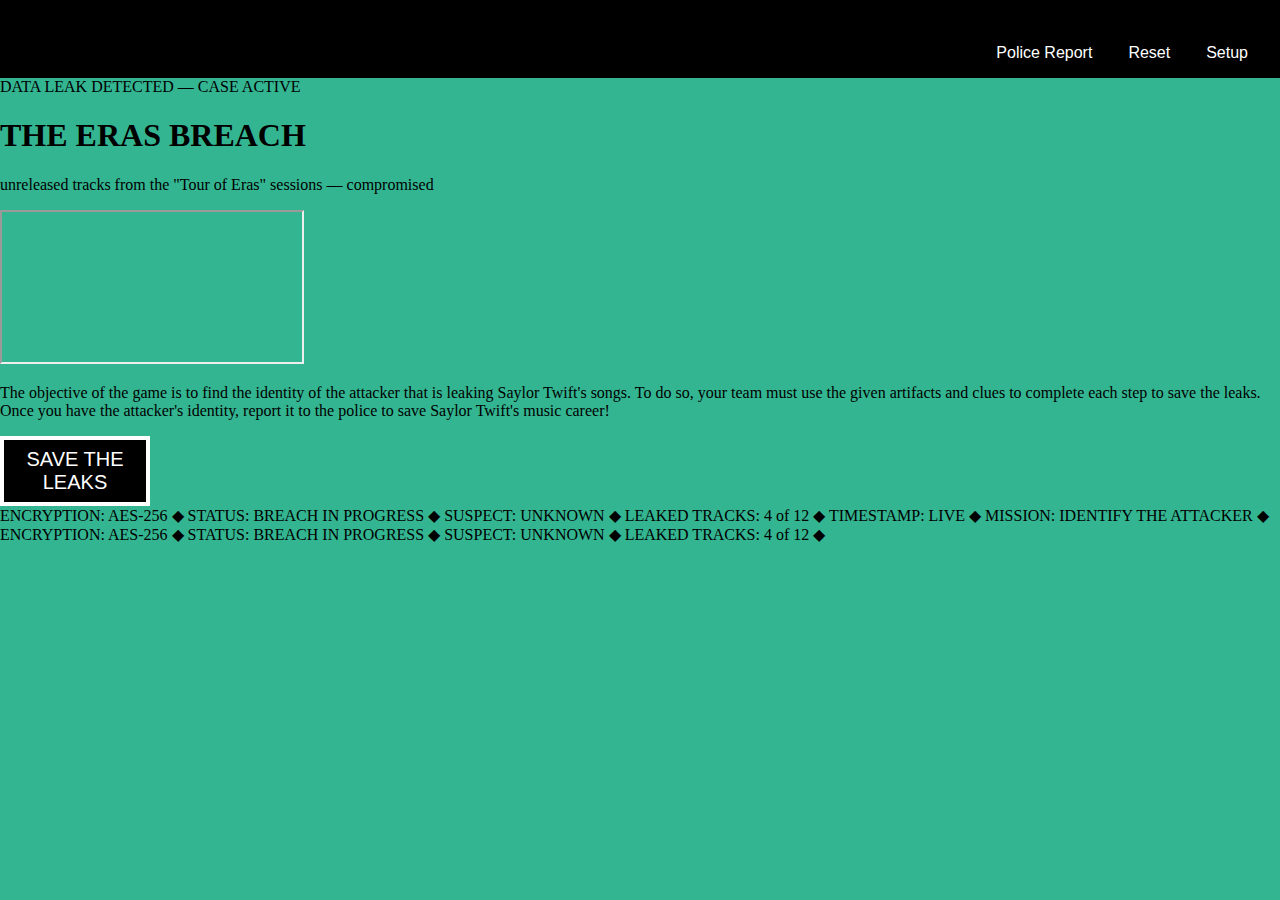
<file: index.html>
<!DOCTYPE html>
<html lang="en">
<head>
    <meta charset="UTF-8">
    <meta name="viewport" content="width=device-width, initial-scale=1.0">
    <title>Game 2 Home Page</title>
    <link rel="preconnect" href="https://fonts.googleapis.com">
    <link href="https://fonts.googleapis.com/css2?family=Bebas+Neue&family=Barlow+Condensed:wght@300;400;600;700&family=Share+Tech+Mono&display=swap" rel="stylesheet">
    <link rel="stylesheet" href="HomePage_and_PoliceReport_Assets/styleHP.css">
</head>
<body>

<header>
    <span class="logo-text">THE ERAS <span>BREACH</span></span>
    <nav>
        <ul>
            <li><a href="/PoliceReportEscapeRoom.html">Police Report</a></li>
            <li><a href="index.html">Reset</a></li>
            <li><a href="setup.html">Setup</a></li>
        </ul>
    </nav>
</header>

<section class="hero">
    <div class="hero-bg"></div>

    <div class="hero-content">
        <div class="status-badge">
            <span class="dot"></span>
            DATA LEAK DETECTED — CASE ACTIVE
        </div>

        <h1 class="hero-title">
            <span class="title-the">THE</span>
            <span class="title-eras">ERAS</span>
            <span class="title-breach">BREACH</span>
        </h1>

        <p class="tagline">
            unreleased tracks from the <span>"Tour of Eras"</span> sessions — compromised
        </p>

        <div class="video-wrapper">
            <div class="video-frame-deco"></div>
            <iframe
                    src="https://www.youtube.com/embed/m7JY1FIeytk?si=YAh51e2oSvaKBW8w"
                    title="YouTube video player"
                    allow="accelerometer; autoplay; clipboard-write; encrypted-media; gyroscope; picture-in-picture; web-share"
                    referrerpolicy="strict-origin-when-cross-origin"
                    allowfullscreen>
            </iframe>
        </div>

        <div class="info-card">
            <p>
                The objective of the game is to find the identity of the <span class="highlight">attacker</span>
                that is leaking Saylor Twift's songs. To do so, your team must use the given artifacts and clues
                to complete each step to save the leaks. Once you have the attacker's identity,
                <span class="highlight">report it to the police</span> to save Saylor Twift's music career!
            </p>
        </div>

        <div class="cta-wrap">
            <a href="./PoliceReportEscapeRoom.html" class="cta-btn">
                <button type="button"><span>SAVE THE LEAKS</span></button>
            </a>
        </div>
    </div>
</section>

<div class="ticker-bar">
    <div class="ticker-inner">
        ENCRYPTION: AES-256
        <span class="sep">◆</span>
        STATUS: BREACH IN PROGRESS
        <span class="sep">◆</span>
        SUSPECT: UNKNOWN
        <span class="sep">◆</span>
        LEAKED TRACKS: 4 of 12
        <span class="sep">◆</span>
        TIMESTAMP: LIVE
        <span class="sep">◆</span>
        MISSION: IDENTIFY THE ATTACKER
        <span class="sep">◆</span>
        ENCRYPTION: AES-256
        <span class="sep">◆</span>
        STATUS: BREACH IN PROGRESS
        <span class="sep">◆</span>
        SUSPECT: UNKNOWN
        <span class="sep">◆</span>
        LEAKED TRACKS: 4 of 12
        <span class="sep">◆</span>
    </div>
</div>

</body>
</html>
</file>
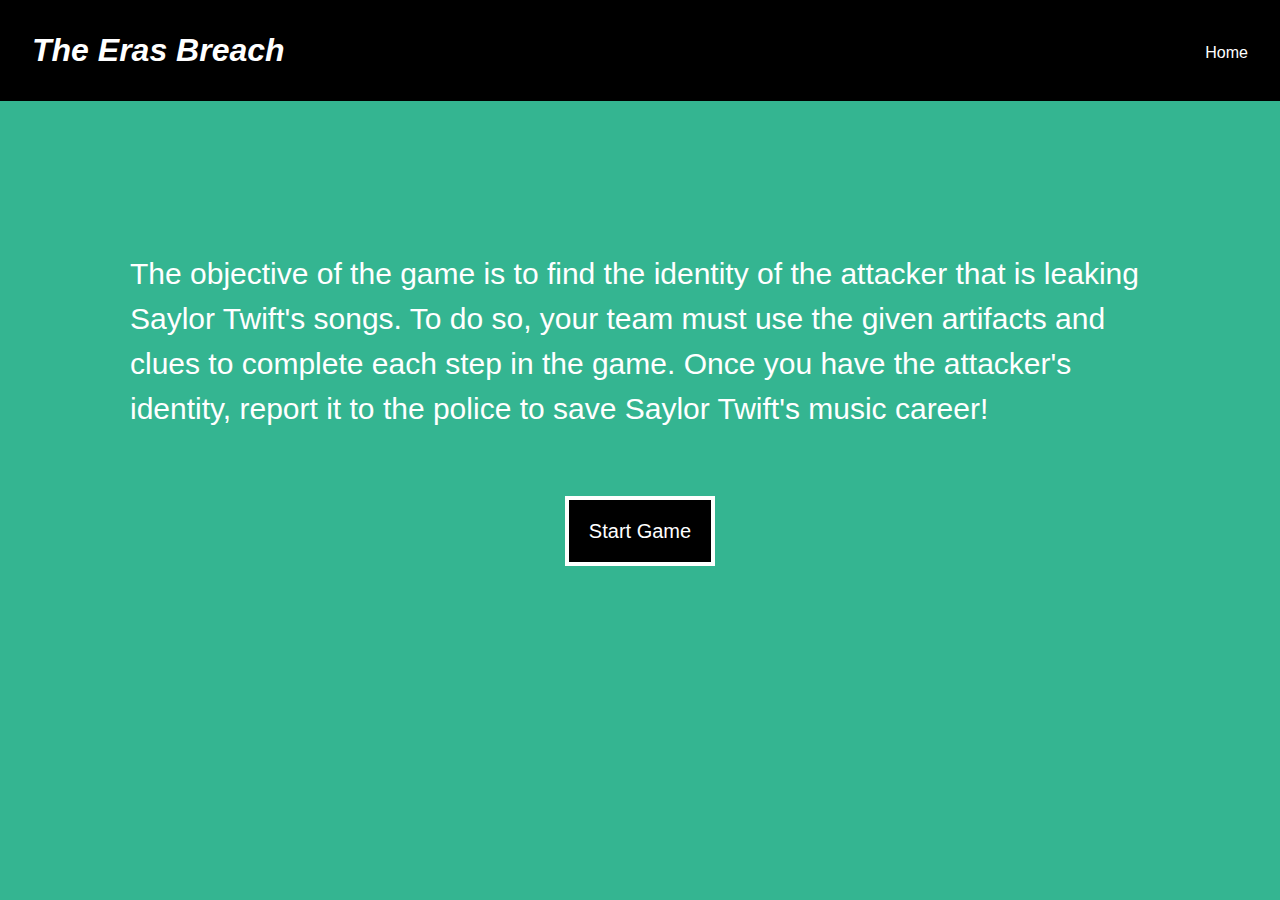
<file: Game2Homepage&PoliceReport/index.html>
<!DOCTYPE html>
<html lang="en">
<head>
    <meta charset="UTF-8">
    <meta name="viewport" content="width=device-width, initial-scale=1.0">
    <title>Game 2 Home Page</title>
    <link rel="stylesheet" href="/HomePage_and_PoliceReport_Assets/styleHP.css">
</head>
<body>
    <header>
        <h1>The Eras Breach</h1>
        <nav>
            <ul>
                <li><a href="">Home</a></li>
            </ul>
        </nav>
    </header>
    
    <div class="introductory-video-container">
        <video src="" alt="Intro video"></video>
    </div>
    
    <p class="p-container">
        The objective of the game is to find the identity of the attacker that is leaking Saylor Twift's songs. 
        To do so, your team must use the given artifacts and clues to complete each step in the game.
        Once you have the attacker's identity, report it to the police to save Saylor Twift's music career!
    </p>
    
    <div class="button-container">
        <a href="./PoliceReportEscapeRoom.html" class="button">
            <button type="button">Start Game</button>
        </a>
    </div>
    
</body>
</html>
</file>
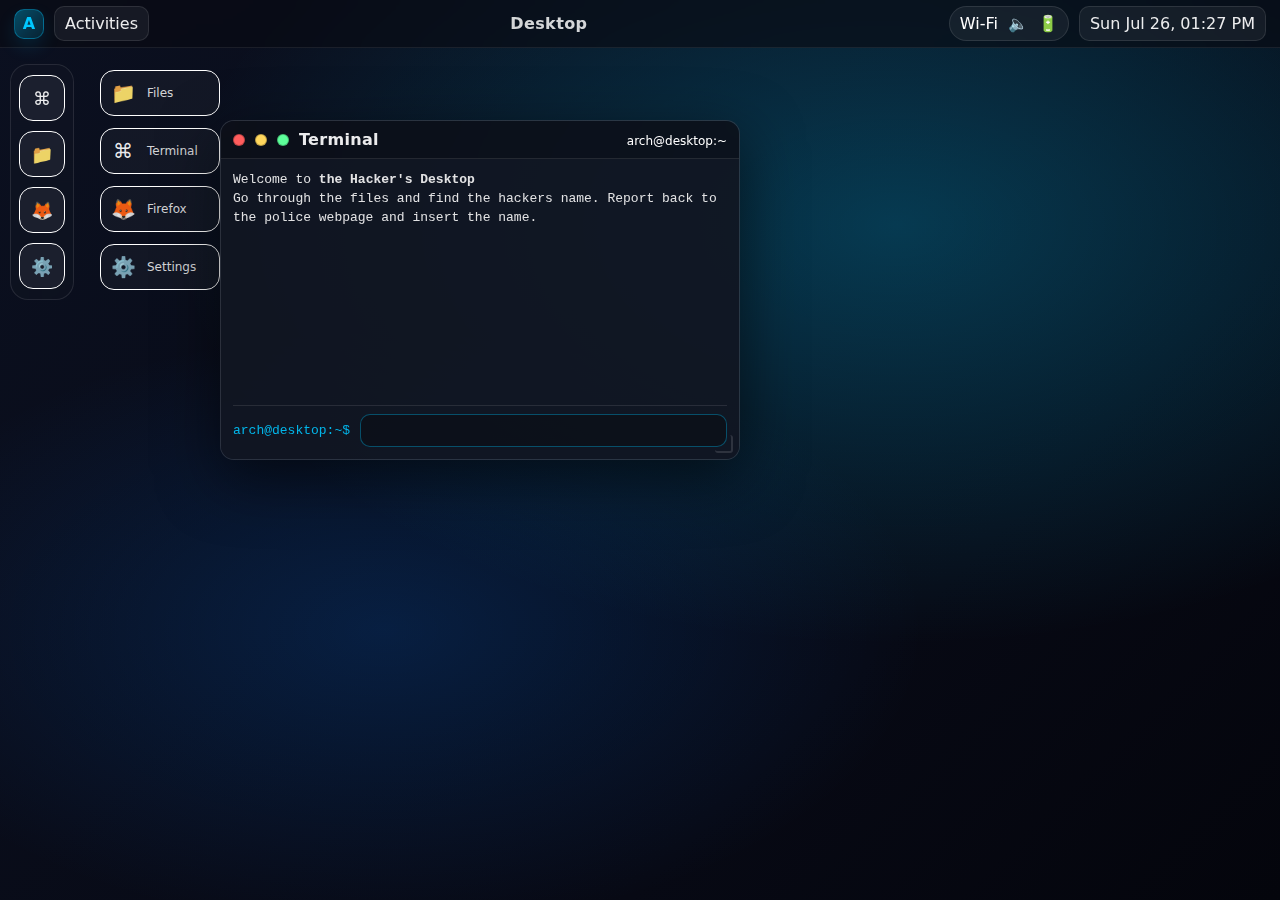
<file: Desktop.html>
<!doctype html>
<html lang="en">
<head>
  <meta charset="utf-8" />
  <meta name="viewport" content="width=device-width,initial-scale=1" />
  <title>Arch Linux Desktop</title>
  <link rel="stylesheet" href="desktop_assets/stylesheet/styles.css" />
</head>
<body>
  <!-- Desktop -->
  <div id="desktop" class="wallpaper wallpaper-1" aria-label="Desktop">

    <!-- Top Bar -->
    <header class="topbar">
      <div class="topbar-left">
        <div class="arch-badge" title="Arch Linux">
          <span class="arch-a">A</span>
        </div>
        <button class="topbar-btn" id="btnActivities">Activities</button>
      </div>

      <div class="topbar-center">
        <div class="topbar-title">Desktop</div>
      </div>

      <div class="topbar-right">
        <div class="status-pill" title="Network / Audio / Battery">
          <span>Wi-Fi</span>
          <span>🔈</span>
          <span>🔋</span>
        </div>
        <button class="topbar-btn clock" id="clockBtn" title="Clock"></button>
      </div>
    </header>

    <!-- Dock -->
    <nav class="dock" aria-label="Dock">
      <button class="dock-item" data-open="terminal" title="Terminal">⌘</button>
      <button class="dock-item" data-open="files" title="Files">📁</button>
      <button class="dock-item" data-open="firefox" title="Firefox">🦊</button>
      <button class="dock-item" data-open="settings" title="Settings">⚙️</button>
    </nav>

    <!-- Desktop Icons -->
    <section class="icons" aria-label="Desktop icons">
      <button class="icon" data-open="files">
        <span class="icon-glyph">📁</span>
        <span class="icon-label">Files</span>
      </button>

      <button class="icon" data-open="terminal">
        <span class="icon-glyph">⌘</span>
        <span class="icon-label">Terminal</span>
      </button>

      <button class="icon" data-open="firefox">
        <span class="icon-glyph">🦊</span>
        <span class="icon-label">Firefox</span>
      </button>

      <button class="icon" data-open="settings">
        <span class="icon-glyph">⚙️</span>
        <span class="icon-label">Settings</span>
      </button>
    </section>

    <!-- Windows -->
    <section id="windows" aria-label="Windows layer">
      <!-- Terminal -->
      <div class="window" id="win-terminal" data-app="terminal" style="left: 220px; top: 120px; width: 520px; height: 340px;">
        <div class="titlebar">
          <div class="title-left">
            <span class="win-dot red" data-action="close" title="Close"></span>
            <span class="win-dot yellow" data-action="min" title="Minimize"></span>
            <span class="win-dot green" data-action="max" title="Maximize"></span>
            <span class="title">Terminal</span>
          </div>
          <div class="title-right">
            <span class="hint">arch@desktop:~</span>
          </div>
        </div>
        <div class="content terminal">
          <div class="term-output" id="termOutput">
            <div>Welcome to <b>the Hacker's Desktop</b></div>
            <div>Go through the files and find the hackers name. Report back to the police webpage and insert the name.</div>
          </div>

          <div class="term-input-row">
            <span class="prompt">arch@desktop:~$</span>
            <input id="termInput" class="term-input" autocomplete="off" spellcheck="false" />
          </div>
        </div>
        <div class="resize-handle" aria-hidden="true"></div>
      </div>

      <!-- Files -->
      <div class="window hidden" id="win-files" data-app="files" style="left: 300px; top: 190px; width: 640px; height: 420px;">
        <div class="titlebar">
          <div class="title-left">
            <span class="win-dot red" data-action="close"></span>
            <span class="win-dot yellow" data-action="min"></span>
            <span class="win-dot green" data-action="max"></span>
            <span class="title">Files</span>
          </div>
          <div class="title-right">
            <span class="hint">/home/arch</span>
          </div>
        </div>
        <div class="content files">
          <aside class="sidebar" aria-label="Files sidebar">
            <button class="side-item active" type="button" data-folder="home">Files</button>
            <button class="side-item" type="button" data-folder="documents">Documents</button>
            <button class="side-item" type="button" data-folder="downloads">Downloads</button>
            <button class="side-item" type="button" data-folder="pictures">Pictures</button>
            <button class="side-item" type="button" data-folder="trash">Trash</button>
          </aside>
          <main class="filepane">
            <div class="file-toolbar">
              <button class="small-btn" id="btnSort">Sort</button>
              <div class="spacer"></div>
              <input class="search" placeholder="Search" />
            </div>
            <div class="file-grid" id="fileGrid"></div>
          </main>
        </div>
        <div class="resize-handle" aria-hidden="true"></div>
      </div>

      <!-- Firefox -->
      <div class="window hidden" id="win-firefox" data-app="firefox" style="left: 420px; top: 130px; width: 720px; height: 460px;">
        <div class="titlebar">
          <div class="title-left">
            <span class="win-dot red" data-action="close"></span>
            <span class="win-dot yellow" data-action="min"></span>
            <span class="win-dot green" data-action="max"></span>
            <span class="title">Firefox</span>
          </div>
          <div class="title-right">
            <span class="hint">https://saylortwiftsecurity.org</span>
          </div>
        </div>
        <div class="content browser">
          <div class="browserbar">
            <button class="navbtn">←</button>
            <button class="navbtn">→</button>
            <button class="navbtn">⟳</button>
            <input class="url" value="https://saylortwiftsecurity.org" />
            <button class="navbtn">⭐</button>
          </div>
          <div class="browserpage">
            <h2>Saylor Twift Security</h2>
            <p><b>Keep It Simple.</b> Look for the hackers name throughout the desktop and report back to the police website.</p>

          </div>
        </div>
        <div class="resize-handle" aria-hidden="true"></div>
      </div>

      <!-- Settings -->
      <div class="window hidden" id="win-settings" data-app="settings" style="left: 520px; top: 240px; width: 520px; height: 380px;">
        <div class="titlebar">
          <div class="title-left">
            <span class="win-dot red" data-action="close"></span>
            <span class="win-dot yellow" data-action="min"></span>
            <span class="win-dot green" data-action="max"></span>
            <span class="title">Settings</span>
          </div>
          <div class="title-right">
            <span class="hint">Appearance</span>
          </div>
        </div>
        <div class="content settings">
          <h3>Appearance</h3>
          <div class="settings-grid">
            <div class="setting-card">
              <div class="setting-title">Wallpaper</div>
              <div class="setting-desc">Switch desktop wallpaper preset.</div>
              <div class="setting-actions">
                <button class="small-btn" data-wallpaper="1">1</button>
                <button class="small-btn" data-wallpaper="2">2</button>
                <button class="small-btn" data-wallpaper="3">3</button>
              </div>
            </div>

            <div class="setting-card">
              <div class="setting-title">Accent</div>
              <div class="setting-desc">Arch-like cyan accent toggle.</div>
              <div class="setting-actions">
                <button class="small-btn" id="btnAccent">Toggle Accent</button>
              </div>
            </div>

            <div class="setting-card">
              <div class="setting-title">About</div>
              <div class="setting-desc">
                “Desktop” is draggable and resizable. Right-click the desktop.
              </div>
            </div>
          </div>
        </div>
        <div class="resize-handle" aria-hidden="true"></div>
      </div>

    <!-- Context Menu -->
    <div id="ctxMenu" class="ctx-menu" role="menu" aria-hidden="true">
      <button class="ctx-item" id="ctxNewFolder" role="menuitem">New Folder</button>
      <button class="ctx-item" id="ctxRefresh" role="menuitem">Refresh</button>
      <div class="ctx-sep"></div>
      <button class="ctx-item" id="ctxWallpaper" role="menuitem">Change Wallpaper</button>
    </div>

    <!-- Toast -->
    <div id="toast" class="toast" aria-live="polite" aria-atomic="true"></div>

  </div>

  <script src="desktop_assets/scripts/script.js"></script>
</body>
</html>
</file>
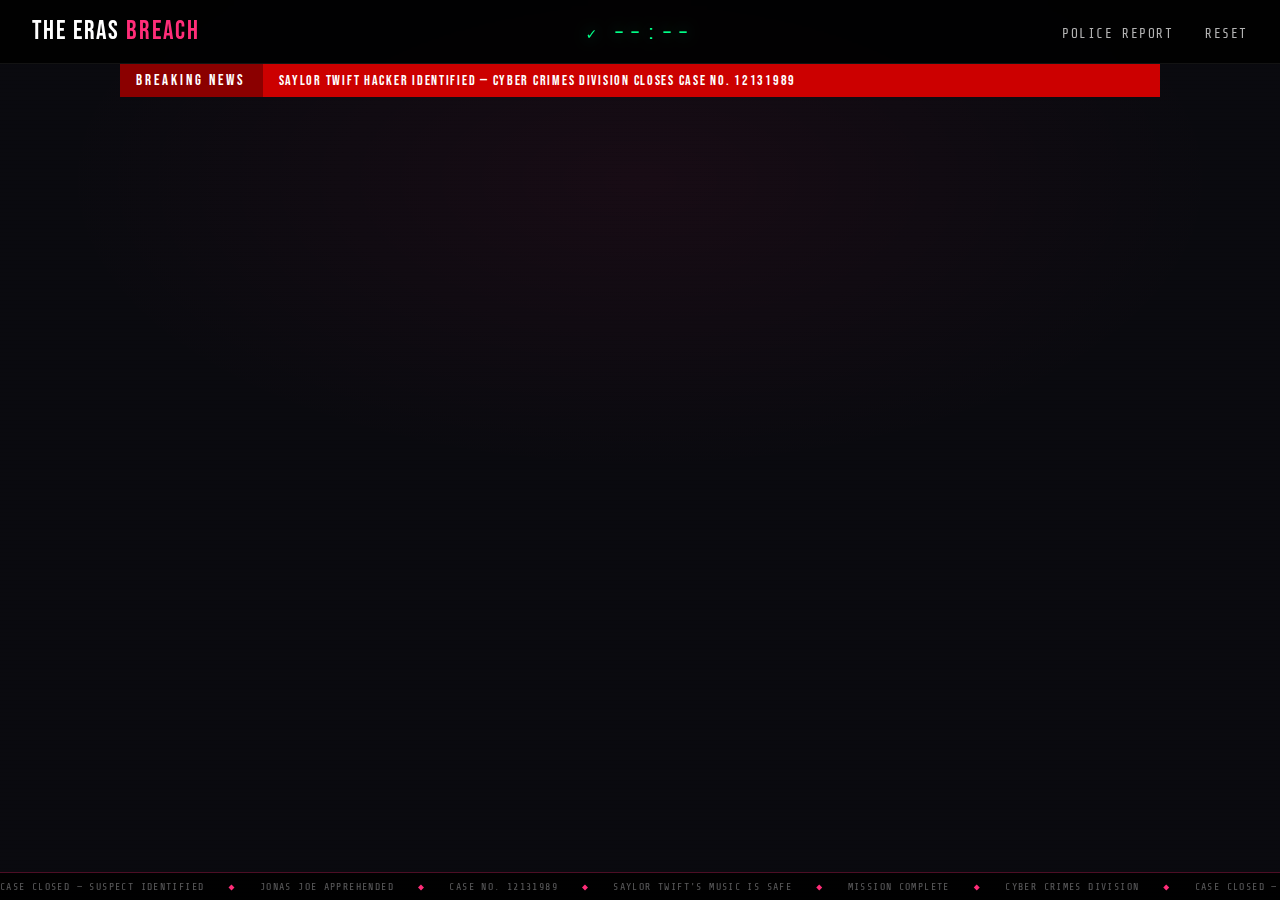
<file: endvideo.html>
<!DOCTYPE html>
<html lang="en">
<head>
    <meta charset="UTF-8">
    <meta name="viewport" content="width=device-width, initial-scale=1.0">
    <title>Breaking News — The Eras Breach</title>
    <link rel="preconnect" href="https://fonts.googleapis.com">
    <link href="https://fonts.googleapis.com/css2?family=Bebas+Neue&family=Barlow+Condensed:ital,wght@0,300;0,400;0,600;0,700;1,400&family=Share+Tech+Mono&display=swap" rel="stylesheet">
    <link rel="stylesheet" href="VideoPages/endvideo.css">
</head>
<body>

<!-- ── MATCHING HEADER ── -->
<header>
    <span class="logo-text">THE ERAS <span>BREACH</span></span>
    <div class="timer-final" id="final-time">--:--</div>
    <nav>
        <ul>
            <li><a href="PoliceReportEscapeRoom.html">Police Report</a></li>
            <li><a href="index.html">Reset</a></li>
        </ul>
    </nav>
</header>

<div class="page-bg"></div>

<main>

    <!-- Breaking news banner -->
    <div class="breaking-banner">
        <span class="breaking-label">BREAKING NEWS</span>
        <span class="breaking-text">SAYLOR TWIFT HACKER IDENTIFIED — CYBER CRIMES DIVISION CLOSES CASE NO. 12131989</span>
    </div>

    <!-- News broadcast container -->
    <div class="broadcast-container">

        <!-- Network branding bar -->
        <div class="network-bar">
            <div class="network-logo">
                <span class="network-name">CCD <span>NEWS</span></span>
                <span class="network-sub">CYBER CRIMES DIVISION NETWORK</span>
            </div>
            <div class="network-time" id="live-clock">LIVE</div>
        </div>

        <!-- Video + sidebar layout -->
        <div class="broadcast-body">

            <div class="video-col">
                <!-- Live indicator -->
                <div class="live-bar">
                    <span class="live-dot"></span> LIVE BROADCAST
                </div>

                <!-- Video -->
                <div class="video-wrapper">
                    <iframe
                            width="100%" height="100%"
                            src="https://www.youtube.com/embed/sX98FYYGeMc?si=AsTQXmMWmaNRofk2"
                            title="YouTube video player"
                            frameborder="0"
                            allow="accelerometer; autoplay; clipboard-write; encrypted-media; gyroscope; picture-in-picture; web-share"
                            referrerpolicy="strict-origin-when-cross-origin"
                            allowfullscreen>
                    </iframe>
                </div>

                <!-- Lower-third chyron -->
                <div class="chyron">
                    <div class="chyron-category">CYBER CRIMES</div>
                    <div class="chyron-headline">SAYLOR TWIFT HACKER FOUND — CASE CLOSED</div>
                    <div class="chyron-sub">CALVIN • HEAD NEWS ANCHOR</div>
                </div>
            </div>

            <!-- Sidebar -->
            <aside class="sidebar">
                <div class="sidebar-block">
                    <div class="sidebar-label">CASE STATUS</div>
                    <div class="sidebar-value solved">SOLVED ✓</div>
                </div>
                <div class="sidebar-block">
                    <div class="sidebar-label">SUSPECT</div>
                    <div class="sidebar-value">JONAS JOE</div>
                </div>
                <div class="sidebar-block">
                    <div class="sidebar-label">CASE NO.</div>
                    <div class="sidebar-value">12131989</div>
                </div>
                <div class="sidebar-block">
                    <div class="sidebar-label">OFFICER</div>
                    <div class="sidebar-value">LAUTNER TAYLOR</div>
                </div>
                <div class="sidebar-block highlight-block">
                    <div class="sidebar-label">YOUR TIME</div>
                    <div class="sidebar-value time-value" id="sidebar-time">--:--</div>
                </div>
                <div class="sidebar-block">
                    <div class="sidebar-label">DIVISION</div>
                    <div class="sidebar-value">CYBER CRIMES</div>
                </div>
            </aside>

        </div>

        <!-- Scroll ticker inside broadcast -->
        <div class="broadcast-ticker">
            <span class="ticker-tag">BREAKING</span>
            <div class="broadcast-ticker-inner" id="broadcast-ticker-inner">
                HACKER IDENTIFIED IN SAYLOR TWIFT DATA BREACH
                <span class="tsep">◆</span>
                SUSPECT JONAS JOE APPREHENDED BY CYBER CRIMES DIVISION
                <span class="tsep">◆</span>
                UNRELEASED MUSIC SECURED — NO FURTHER LEAKS EXPECTED
                <span class="tsep">◆</span>
                CASE NO. 12131989 OFFICIALLY CLOSED
                <span class="tsep">◆</span>
                SAYLOR TWIFT THANKS INVESTIGATING AGENTS FOR THEIR SWIFT ACTION
                <span class="tsep">◆</span>
                HACKER IDENTIFIED IN SAYLOR TWIFT DATA BREACH
                <span class="tsep">◆</span>
                SUSPECT JONAS JOE APPREHENDED BY CYBER CRIMES DIVISION
                <span class="tsep">◆</span>
            </div>
        </div>

    </div>

</main>

<!-- Page-level ticker -->
<div class="ticker-bar">
    <div class="ticker-inner">
        CASE CLOSED — SUSPECT IDENTIFIED
        <span class="sep">◆</span>
        JONAS JOE APPREHENDED
        <span class="sep">◆</span>
        CASE NO. 12131989
        <span class="sep">◆</span>
        SAYLOR TWIFT'S MUSIC IS SAFE
        <span class="sep">◆</span>
        MISSION COMPLETE
        <span class="sep">◆</span>
        CYBER CRIMES DIVISION
        <span class="sep">◆</span>
        CASE CLOSED — SUSPECT IDENTIFIED
        <span class="sep">◆</span>
        JONAS JOE APPREHENDED
        <span class="sep">◆</span>
        CASE NO. 12131989
        <span class="sep">◆</span>
    </div>
</div>

<script>
    // Pull time from URL param passed by police report
    const params = new URLSearchParams(window.location.search);
    const t = params.get('time');
    if (t) {
        document.getElementById('final-time').textContent = t;
        document.getElementById('sidebar-time').textContent = t;
    }

    // Live clock in network bar
    function updateClock() {
        const now = new Date();
        const h = now.getHours().toString().padStart(2, '0');
        const m = now.getMinutes().toString().padStart(2, '0');
        const s = now.getSeconds().toString().padStart(2, '0');
        document.getElementById('live-clock').textContent = `${h}:${m}:${s}`;
    }
    setInterval(updateClock, 1000);
    updateClock();
</script>

</body>
</html>
</file>
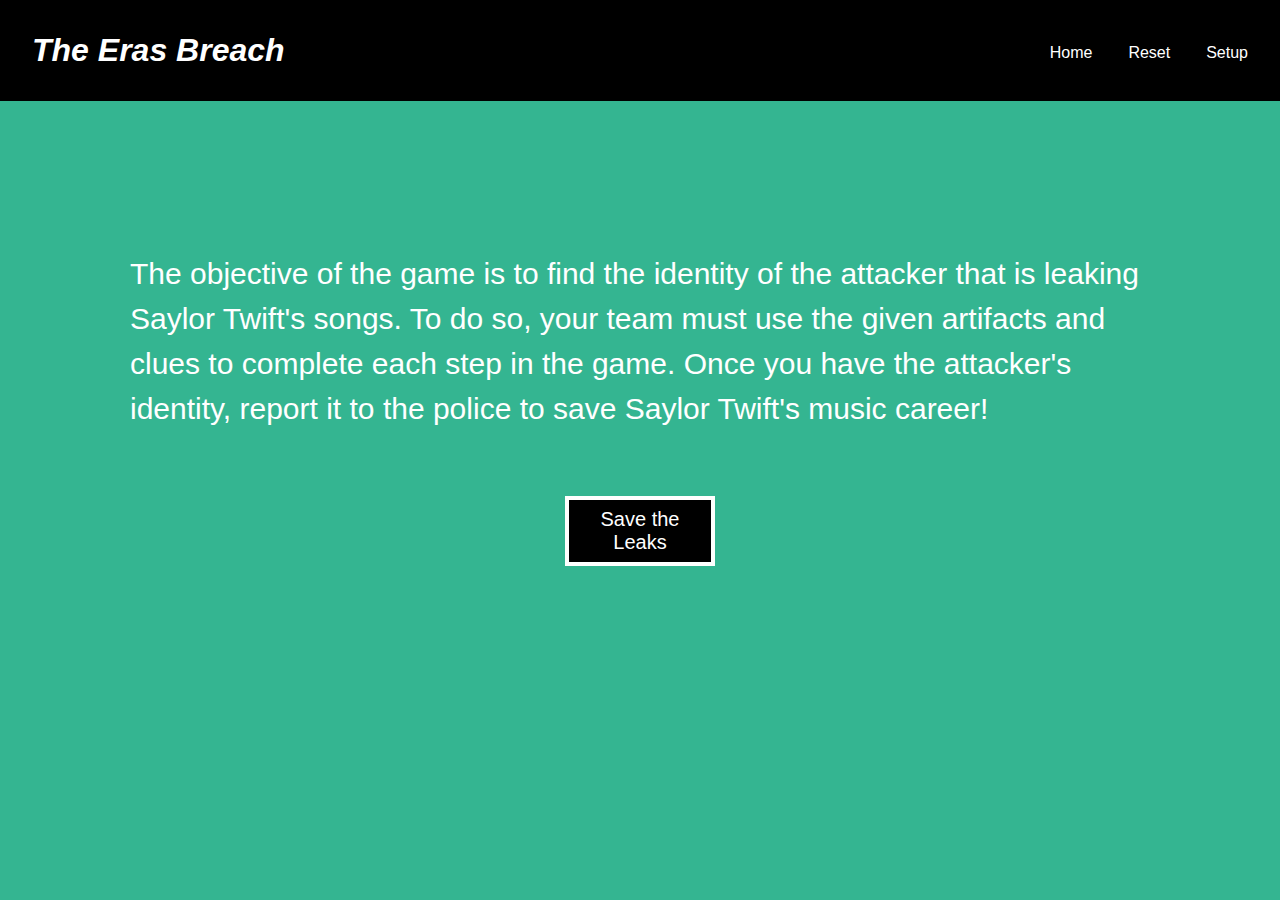
<file: Game2HomePage.html>
<!DOCTYPE html>
<html lang="en">
<head>
    <meta charset="UTF-8">
    <meta name="viewport" content="width=device-width, initial-scale=1.0">
    <link rel="stylesheet" href="HomePage_and_PoliceReport_Assets/styleHP.css">
    <title>Game 2 Home Page</title>
</head>
<body>
    <header>
        <h1>The Eras Breach</h1>
        <nav>
            <ul>
                <li><a href="/PoliceReportEscapeRoom.html">Home</a></li>
                <li><a href="Game2HomePage.html">Reset</a></li>
                <li><a href="">Setup</a></li>
                <!--Main Page will take you back to the 3 game selection, reset takes you to this page
                Setup should be PW protected and for teachers only?-->
            </ul>
        </nav>
    </header>
    
    <div class="introductory-video-container">
        <video src="" alt="Intro video"></video>
    </div>
    
    <p class="p-container">
        The objective of the game is to find the identity of the attacker that is leaking Saylor Twift's songs. 
        To do so, your team must use the given artifacts and clues to complete each step in the game.
        Once you have the attacker's identity, report it to the police to save Saylor Twift's music career!
    </p>
    
    <div class="button-container">
        <a href="./PoliceReportEscapeRoom.html" class="button">
            <button type="button">Save the Leaks</button>
        </a>
    </div>
    
</body>
</html>
</file>
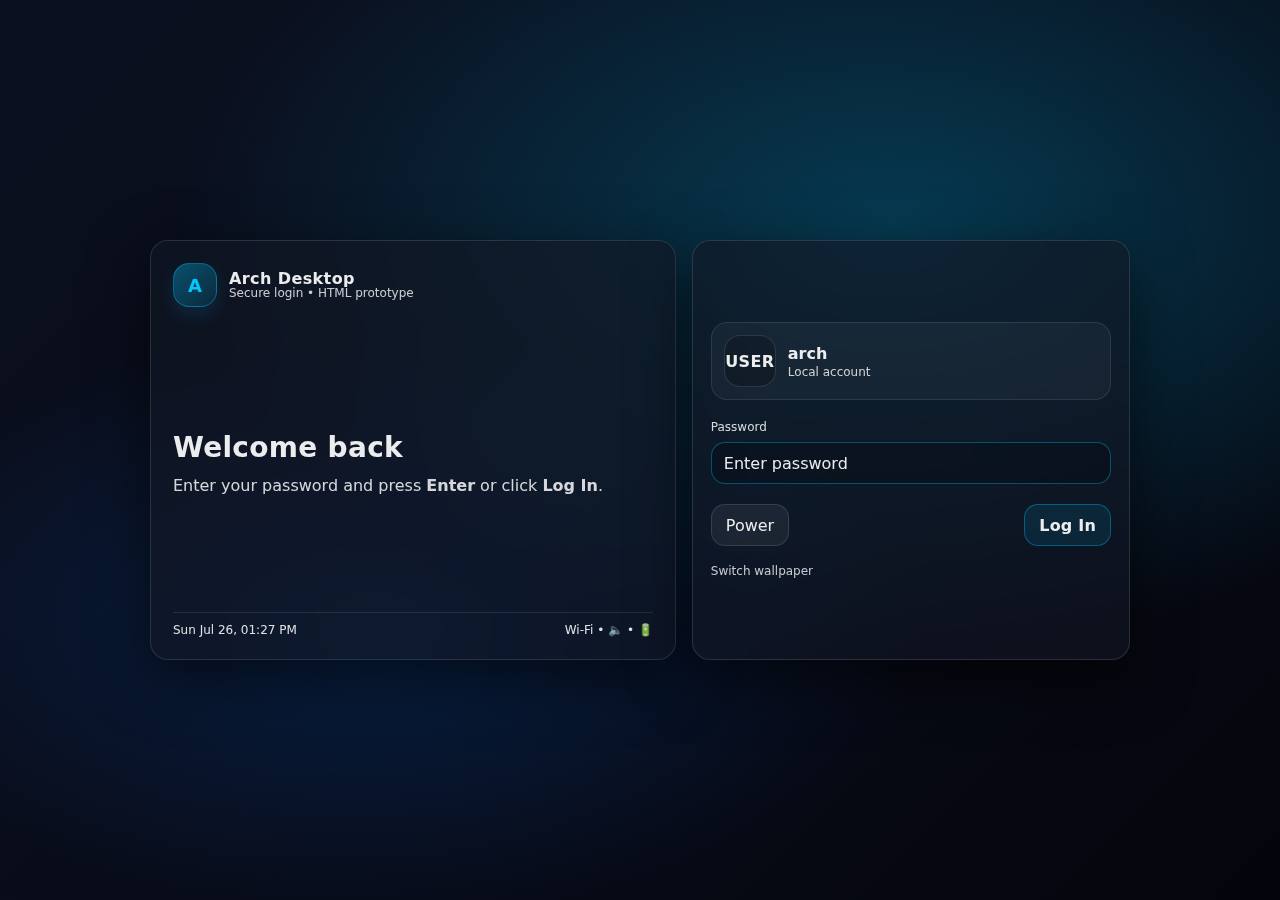
<file: Login.html>
<!doctype html>
<html lang="en">
<head>
  <meta charset="utf-8" />
  <meta name="viewport" content="width=device-width,initial-scale=1" />
  <title>Login — Arch Desktop</title>
  <link rel="stylesheet" href="desktop_assets/stylesheet/styles.css" />
  <style>
    #desktop.login-screen{
      display:flex;
      align-items:center;
      justify-content:center;
      padding: 24px;
    }

    .login-shell{
      width: min(980px, 100%);
      display:grid;
      grid-template-columns: 1.2fr 1fr;
      gap: 16px;
      align-items: stretch;
    }

    .login-hero, .login-card{
      background: rgba(18, 22, 35, .62);
      border: 1px solid rgba(255,255,255,.12);
      border-radius: 18px;
      box-shadow: 0 18px 60px rgba(0,0,0,.55);
      backdrop-filter: blur(14px);
      overflow:hidden;
    }

    .login-hero{
      padding: 22px;
      display:flex;
      flex-direction:column;
      justify-content:space-between;
      min-height: 420px;
    }

    .brand-row{
      display:flex;
      align-items:center;
      gap: 12px;
    }
    .brand-badge{
      width:44px; height:44px;
      border-radius: 16px;
      background: linear-gradient(135deg, rgba(0,199,255,.35), rgba(0,199,255,.12));
      border:1px solid rgba(0,199,255,.35);
      display:grid;
      place-items:center;
      box-shadow: 0 8px 18px rgba(0,199,255,.12);
      font-weight: 900;
      color: var(--accent);
      font-size: 18px;
    }
    .brand-text{
      display:flex;
      flex-direction:column;
      line-height:1.1;
    }
    .brand-text b{ letter-spacing:.4px; }
    .brand-text span{ opacity:.85; font-size: 12px; }

    .hero-mid{
      margin-top: 10px;
    }
    .hero-mid h1{
      margin: 0 0 10px;
      font-size: 28px;
      letter-spacing: .3px;
    }
    .hero-mid p{
      margin: 0;
      opacity: .9;
      line-height: 1.45;
      max-width: 46ch;
    }

    .hero-footer{
      display:flex;
      justify-content:space-between;
      align-items:center;
      gap: 10px;
      padding-top: 10px;
      border-top: 1px solid rgba(255,255,255,.10);
      opacity:.95;
      font-size: 12px;
    }

    .login-card{
      padding: 18px;
      min-height: 420px;
      display:flex;
      flex-direction:column;
      justify-content:center;
      gap: 14px;
    }

    .user-tile{
      display:flex;
      align-items:center;
      gap: 12px;
      padding: 12px;
      border-radius: 16px;
      background: rgba(255,255,255,.04);
      border:1px solid rgba(255,255,255,.10);
    }

    .avatar{
      width:52px; height:52px;
      border-radius: 16px;
      background: rgba(0,0,0,.22);
      border:1px solid rgba(255,255,255,.12);
      display:grid;
      place-items:center;
      font-weight: 800;
      letter-spacing:.4px;
    }

    .user-meta{
      display:flex;
      flex-direction:column;
      gap: 2px;
    }
    .user-meta .name{ font-weight: 800; }
    .user-meta .sub{ opacity:.85; font-size: 12px; }

    .field{
      display:flex;
      flex-direction:column;
      gap: 8px;
      margin-top: 6px;
    }
    .field label{ font-size: 12px; opacity:.9; }
    .field input{
      height: 42px;
      border-radius: 14px;
      padding: 0 12px;
      background: rgba(0,0,0,.22);
      border:1px solid rgba(255,255,255,.10);
      color: #fff;
      outline:none;
    }
    .field input:focus{ border-color: rgba(0,199,255,.35); }

    .actions{
      display:flex;
      align-items:center;
      justify-content:space-between;
      gap: 10px;
      margin-top: 6px;
    }

    .login-btn{
      height: 42px;
      padding: 0 14px;
      border-radius: 14px;
      border:1px solid rgba(0,199,255,.35);
      background: rgba(0,199,255,.10);
      color: #fff;
      cursor:pointer;
      font-weight: 800;
      letter-spacing:.2px;
    }
    .login-btn:hover{ border-color: rgba(0,199,255,.55); }

    .ghost-btn{
      height: 42px;
      padding: 0 14px;
      border-radius: 14px;
      border:1px solid rgba(255,255,255,.12);
      background: rgba(255,255,255,.06);
      color:#fff;
      cursor:pointer;
    }

    .small-links{
      display:flex;
      gap: 10px;
      opacity:.9;
      font-size: 12px;
      margin-top: 4px;
    }
    .small-links a{
      color:#fff;
      text-decoration:none;
      opacity:.85;
    }
    .small-links a:hover{ opacity:1; text-decoration: underline; }

    .error{
      display:none;
      padding: 10px 12px;
      border-radius: 14px;
      background: rgba(255, 93, 93, .12);
      border: 1px solid rgba(255, 93, 93, .35);
      font-size: 12px;
    }
    .error.show{ display:block; }

    @media (max-width: 860px){
      .login-shell{ grid-template-columns: 1fr; }
      .login-hero{ min-height: 240px; }
    }
  </style>
</head>

<body>
  <div id="desktop" class="wallpaper wallpaper-1 login-screen">

    <div class="login-shell">

      <section class="login-hero">
        <div class="brand-row">
          <div class="brand-badge">A</div>
          <div class="brand-text">
            <b>Arch Desktop</b>
            <span>Secure login • HTML prototype</span>
          </div>
        </div>

        <div class="hero-mid">
          <h1>Welcome back</h1>
          <p>
            Enter your password and press <b>Enter</b> or click <b>Log In</b>.
          </p>
        </div>

        <div class="hero-footer">
          <span id="loginClock"></span>
          <span>Wi-Fi • 🔈 • 🔋</span>
        </div>
      </section>

      <section class="login-card">
        <div class="user-tile">
          <div class="avatar">USER</div>
          <div class="user-meta">
            <div class="name">arch</div>
            <div class="sub">Local account</div>
          </div>
        </div>

        <div id="err" class="error"></div>

        <div class="field">
          <label for="pw">Password</label>
          <input id="pw" type="password" placeholder="Enter password" autocomplete="off" />
        </div>

        <div class="actions">
          <button class="ghost-btn" id="btnPower" type="button">Power</button>
          <button class="login-btn" id="btnLogin" type="button">Log In</button>
        </div>

        <div class="small-links">
          <a href="#" id="btnWallpaper">Switch wallpaper</a>
        </div>
      </section>

    </div>
  </div>

  <script>
    const DESKTOP_PAGE = "Desktop.html";

    const pw = document.getElementById("pw");
    const btnLogin = document.getElementById("btnLogin");
    const err = document.getElementById("err");
    const clockEl = document.getElementById("loginClock");
    const desktop = document.getElementById("desktop");

    let wallpaper = 1;

    function updateClock(){
      const now = new Date();
      const opts = { weekday:"short", month:"short", day:"2-digit", hour:"2-digit", minute:"2-digit" };
      clockEl.textContent = now.toLocaleString(undefined, opts).replace(",", "");
    }
    updateClock();
    setInterval(updateClock, 1000 * 10);

    function showError(msg){
      err.textContent = msg;
      err.classList.add("show");
    }
    function clearError(){
      err.classList.remove("show");
      err.textContent = "";
    }

    function login(){
      clearError();

      const PASSWORD = "RED1989";

      if (!pw.value.trim()){
        showError("Password required");
        return;
      }

      if (pw.value !== PASSWORD){
        showError("Incorrect password");
        pw.value = "";
        pw.focus();
        return;
      }

      window.location.href = DESKTOP_PAGE;
    }

    btnLogin.addEventListener("click", login);
    pw.addEventListener("keydown", (e) => {
      if (e.key === "Enter") login();
      else clearError();
    });

    document.getElementById("btnPower").addEventListener("click", () => {
      showError("Power menu disabled in demo.");
    });

    document.getElementById("btnWallpaper").addEventListener("click", (e) => {
      e.preventDefault();
      wallpaper = (wallpaper % 3) + 1;
      desktop.classList.remove("wallpaper-1","wallpaper-2","wallpaper-3");
      desktop.classList.add(`wallpaper-${wallpaper}`);
      clearError();
    });

    setTimeout(() => pw.focus(), 80);
  </script>
</body>
</html>
</file>
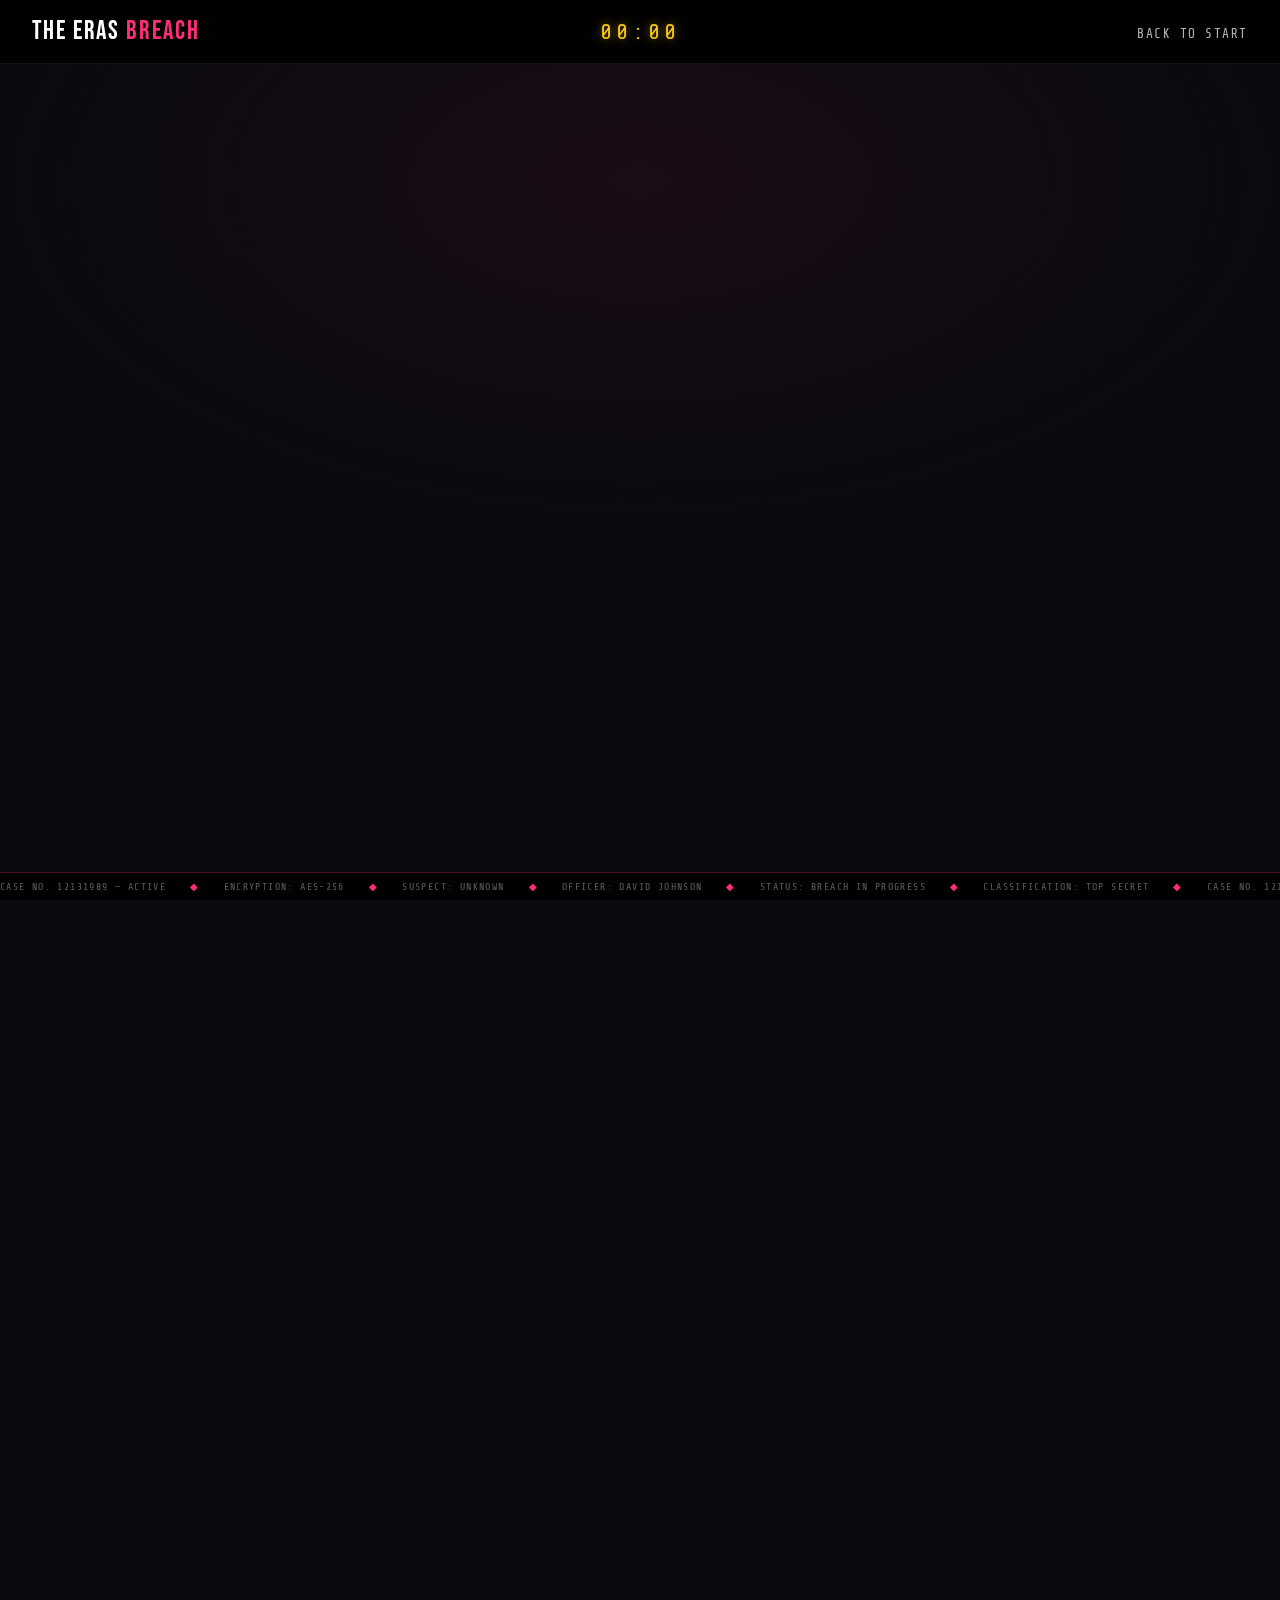
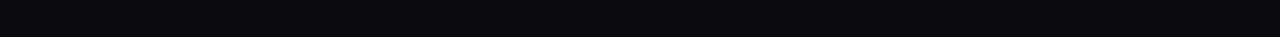
<file: PoliceReportEscapeRoom.html>
<!DOCTYPE html>
<html lang="en">
<head>
    <meta charset="UTF-8">
    <meta name="viewport" content="width=device-width, initial-scale=1.0">
    <title>Police Report — The Eras Breach</title>
    <link rel="preconnect" href="https://fonts.googleapis.com">
    <link href="https://fonts.googleapis.com/css2?family=Bebas+Neue&family=Barlow+Condensed:wght@300;400;600;700&family=Share+Tech+Mono&family=Special+Elite&display=swap" rel="stylesheet">
    <link rel="stylesheet" href="HomePage_and_PoliceReport_Assets/stylePoliceReport.css">
</head>
<body>

<!-- ── MATCHING HEADER ── -->
<header>
    <span class="logo-text">THE ERAS <span>BREACH</span></span>
    <div class="timer-display" id="timer">00:00</div>
    <nav>
        <ul>
            <li><a href="index.html">Back to Start</a></li>
        </ul>
    </nav>
</header>

<div class="page-bg"></div>

<main>
    <div class="report-doc">

        <!-- Department header band -->
        <div class="doc-header">
            <div class="doc-header-left">
                <div class="dept-seal">
                    <div class="seal-ring">
                        <span class="seal-star">★</span>
                    </div>
                </div>
                <div class="dept-info">
                    <div class="dept-name">CYBER CRIMES DIVISION</div>
                    <div class="dept-sub">Department of Digital Investigations • Est. 1989</div>
                </div>
            </div>
            <div class="doc-header-right">
                <div class="stamp-classified">CLASSIFIED</div>
            </div>
        </div>

        <!-- Title bar -->
        <div class="doc-title-bar">
            <h1 class="doc-title">POLICE REPORT</h1>
            <div class="doc-title-sub">Unauthorized System Intrusion / Music Data Breach</div>
        </div>

        <!-- Meta grid — original case info -->
        <div class="meta-grid">
            <div class="meta-field">
                <span class="meta-label">Case No.</span>
                <span class="meta-value">12131989</span>
            </div>
            <div class="meta-field">
                <span class="meta-label">Date</span>
                <span class="meta-value">02-22-2026</span>
            </div>
            <div class="meta-field">
                <span class="meta-label">Responding Officer</span>
                <span class="meta-value">Lautner Taylor</span>
            </div>
            <div class="meta-field">
                <span class="meta-label">Prepared By</span>
                <span class="meta-value">Lautner Taylor</span>
            </div>
            <div class="meta-field">
                <span class="meta-label">Classification</span>
                <span class="meta-value red">TOP SECRET</span>
            </div>
            <div class="meta-field">
                <span class="meta-label">Status</span>
                <span class="meta-value red">ACTIVE ●</span>
            </div>
        </div>

        <div class="doc-divider"></div>

        <!-- Original narrative text, preserved verbatim -->
        <div class="doc-section">
            <div class="doc-section-label">I. NARRATIVE</div>
            <div class="doc-body">
                <p>Dear Agents,</p>
                <p>
                    Welcome to your new job working on the top-secret Saylor Twift case as cyber investigators. As you may know,
                    our client, Saylor Twift, has recently been hacked, resulting in the exposure of unreleased music.
                </p>
                <p>
                    Luckily, the anonymous suspect left behind their briefcase and lockbox at a recent Saylor Twift concert,
                    which you have access to on your desk. Your team has been hired to investigate this hacker and stop them before
                    they release more music. You can do this by using the information in the briefcase and lockbox to discover their
                    password and break into their computer.
                </p>
                <p>However, we have a few rules we'd like to go over.</p>

                <ol class="rules-list">
                    <li>Preserve the evidence. Be respectful of the artifacts and don't break anything. We want this project to be available for future agents.</li>
                    <li>No cheating, including no phones. We can't risk this information being compromised. You may consult your instructor if you need any hints!</li>
                    <li>Teams are permitted to use their own scrap paper for note-taking and problem-solving throughout the investigation process.</li>
                </ol>

                <p>
                    Work together to find the attacker's identity. Once you have the name,
                    enter it below and click 'SUBMIT' to notify the authorities. This should take the team about 30 minutes to complete.
                    Good luck, agents! Your expertise and teamwork will be instrumental in cracking this case and safeguarding
                    Saylor Twift's music. Let's bring this attacker to justice!
                </p>

                <p class="evidence-callout">
                    Saylor Twift's hacked page is linked here:
                    <a href="SaylorTwiftHacked.html" target="_blank" class="evidence-link">Saylor's Hacked Webpage.</a>
                    Search the page for clues to identify the attacker.
                </p>
            </div>
        </div>

        <div class="doc-divider"></div>

        <!-- Suspect ID form -->
        <div class="doc-section">
            <div class="doc-section-label">II. SUSPECT IDENTIFICATION</div>
            <div class="doc-body">
                <form id="information-form" class="information">
                    <div class="form-row">
                        <div class="form-field">
                            <label for="first-name">First Name</label>
                            <input type="text" id="first-name" placeholder="Enter first name">
                        </div>
                        <div class="form-field">
                            <label for="last-name">Last Name</label>
                            <input type="text" id="last-name" placeholder="Enter last name">
                        </div>
                    </div>
                    <div class="submit-row">
                        <input class="submit-button" type="submit" value="SUBMIT">
                    </div>
                </form>
            </div>
        </div>

        <!-- Signature block -->
        <div class="doc-section sig-section">
            <div class="sig-grid">
                <div class="sig-field">
                    <div class="sig-line"></div>
                    <div class="sig-label">Investigating Agent Signature</div>
                </div>
                <div class="sig-field">
                    <div class="sig-line"></div>
                    <div class="sig-label">Date</div>
                </div>
                <div class="sig-field">
                    <div class="sig-line"></div>
                    <div class="sig-label">Badge No.</div>
                </div>
            </div>
        </div>

        <!-- Document footer -->
        <div class="doc-footer">
            <span>CYBER CRIMES DIVISION — CONFIDENTIAL</span>
            <span>CASE NO. 12131989</span>
            <span>PAGE 1 OF 1</span>
        </div>

    </div>
</main>

<!-- Ticker -->
<div class="ticker-bar">
    <div class="ticker-inner">
        CASE NO. 12131989 — ACTIVE
        <span class="sep">◆</span>
        ENCRYPTION: AES-256
        <span class="sep">◆</span>
        SUSPECT: UNKNOWN
        <span class="sep">◆</span>
        OFFICER: DAVID JOHNSON
        <span class="sep">◆</span>
        STATUS: BREACH IN PROGRESS
        <span class="sep">◆</span>
        CLASSIFICATION: TOP SECRET
        <span class="sep">◆</span>
        CASE NO. 12131989 — ACTIVE
        <span class="sep">◆</span>
        ENCRYPTION: AES-256
        <span class="sep">◆</span>
        SUSPECT: UNKNOWN
        <span class="sep">◆</span>
    </div>
</div>

<script>
    const params = new URLSearchParams(window.location.search);
    let seconds = 0;
    let interval = null;

    const timerEl = document.getElementById('timer');

    function formatTime(s) {
        const m = Math.floor(s / 60).toString().padStart(2, '0');
        const sec = (s % 60).toString().padStart(2, '0');
        return `${m}:${sec}`;
    }

    if (params.get('start') === '1') {
        interval = setInterval(() => {
            seconds++;
            timerEl.textContent = formatTime(seconds);
        }, 1000);
    }

    document.getElementById('information-form').addEventListener('submit', function(e) {
        e.preventDefault();
        const first = document.getElementById('first-name').value.trim().toLowerCase();
        const last = document.getElementById('last-name').value.trim().toLowerCase();
        if (first === 'jonas' && last === 'joe') {
            clearInterval(interval);
            const finalTime = formatTime(seconds);
            timerEl.textContent = finalTime;
            timerEl.classList.add('timer-solved');
            window.location.href = 'endvideo.html#' + finalTime;
        }
    });
</script>

</body>
</html>
</file>
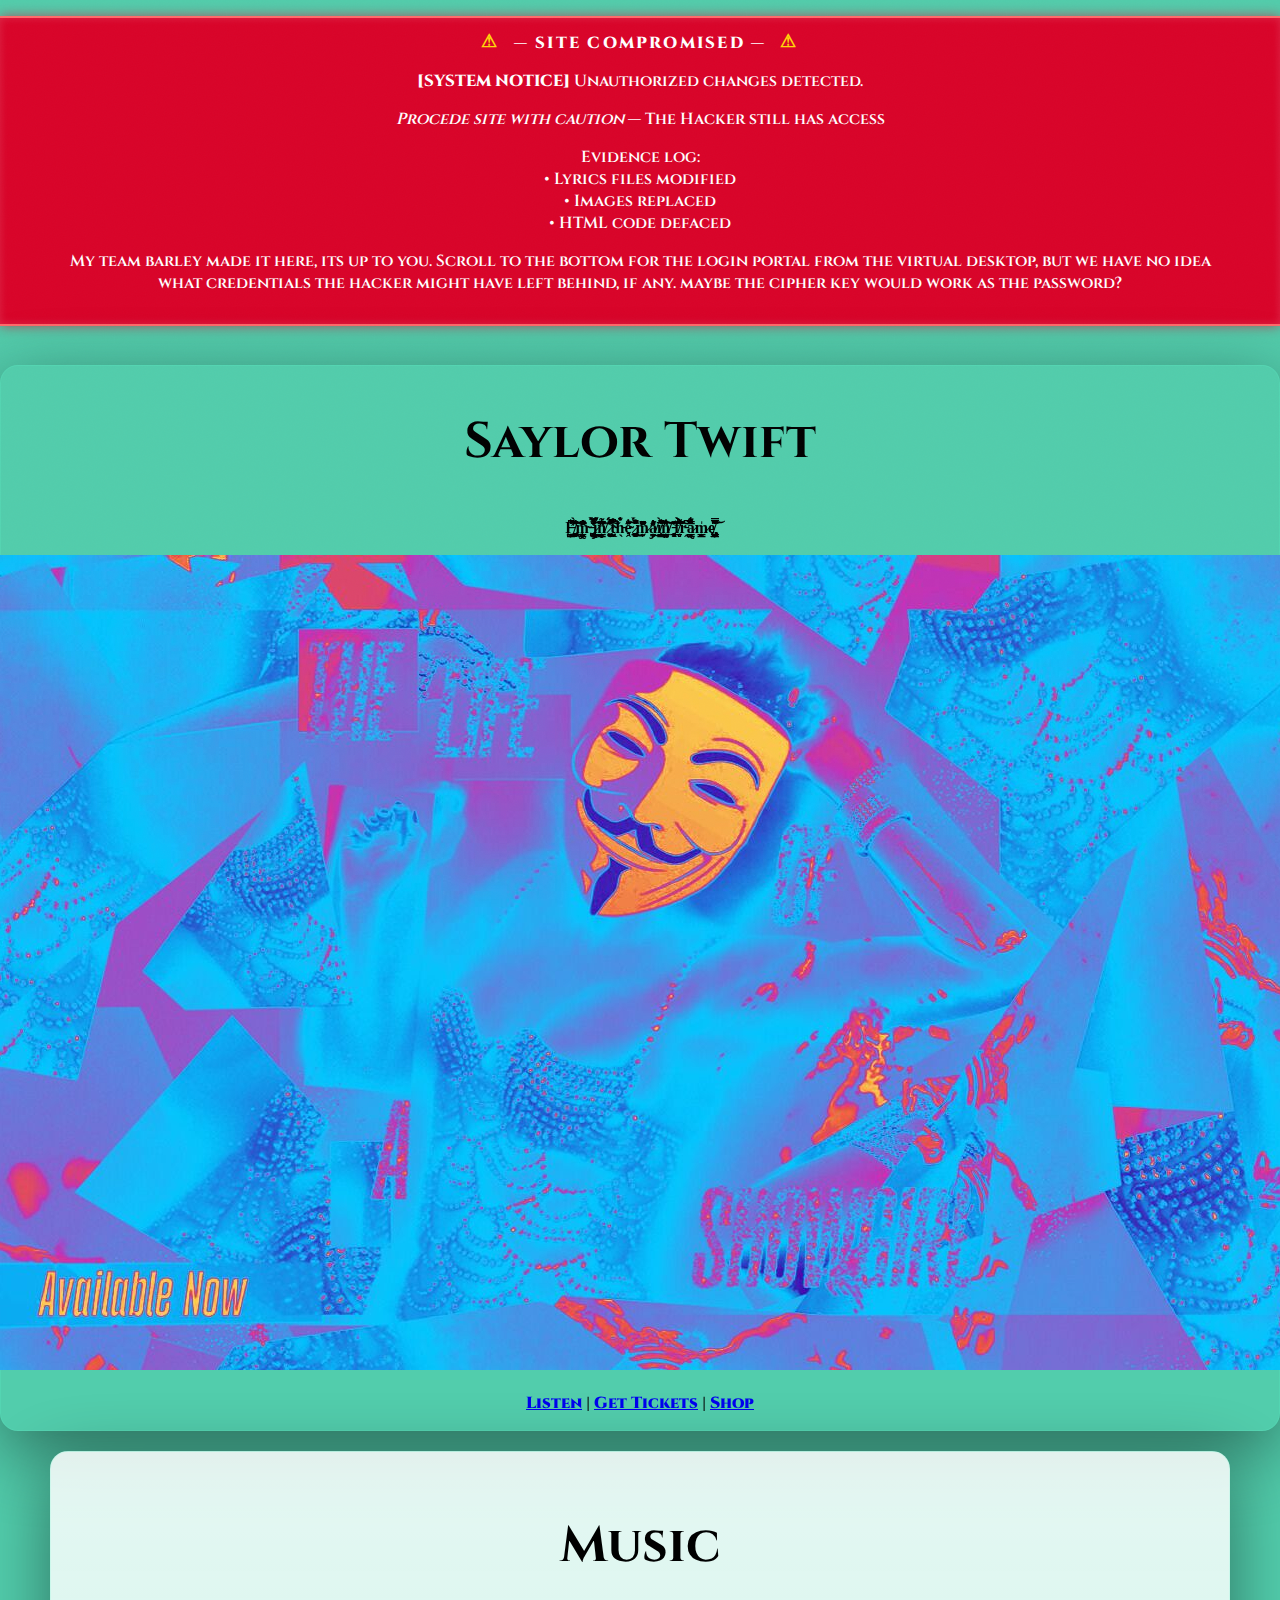
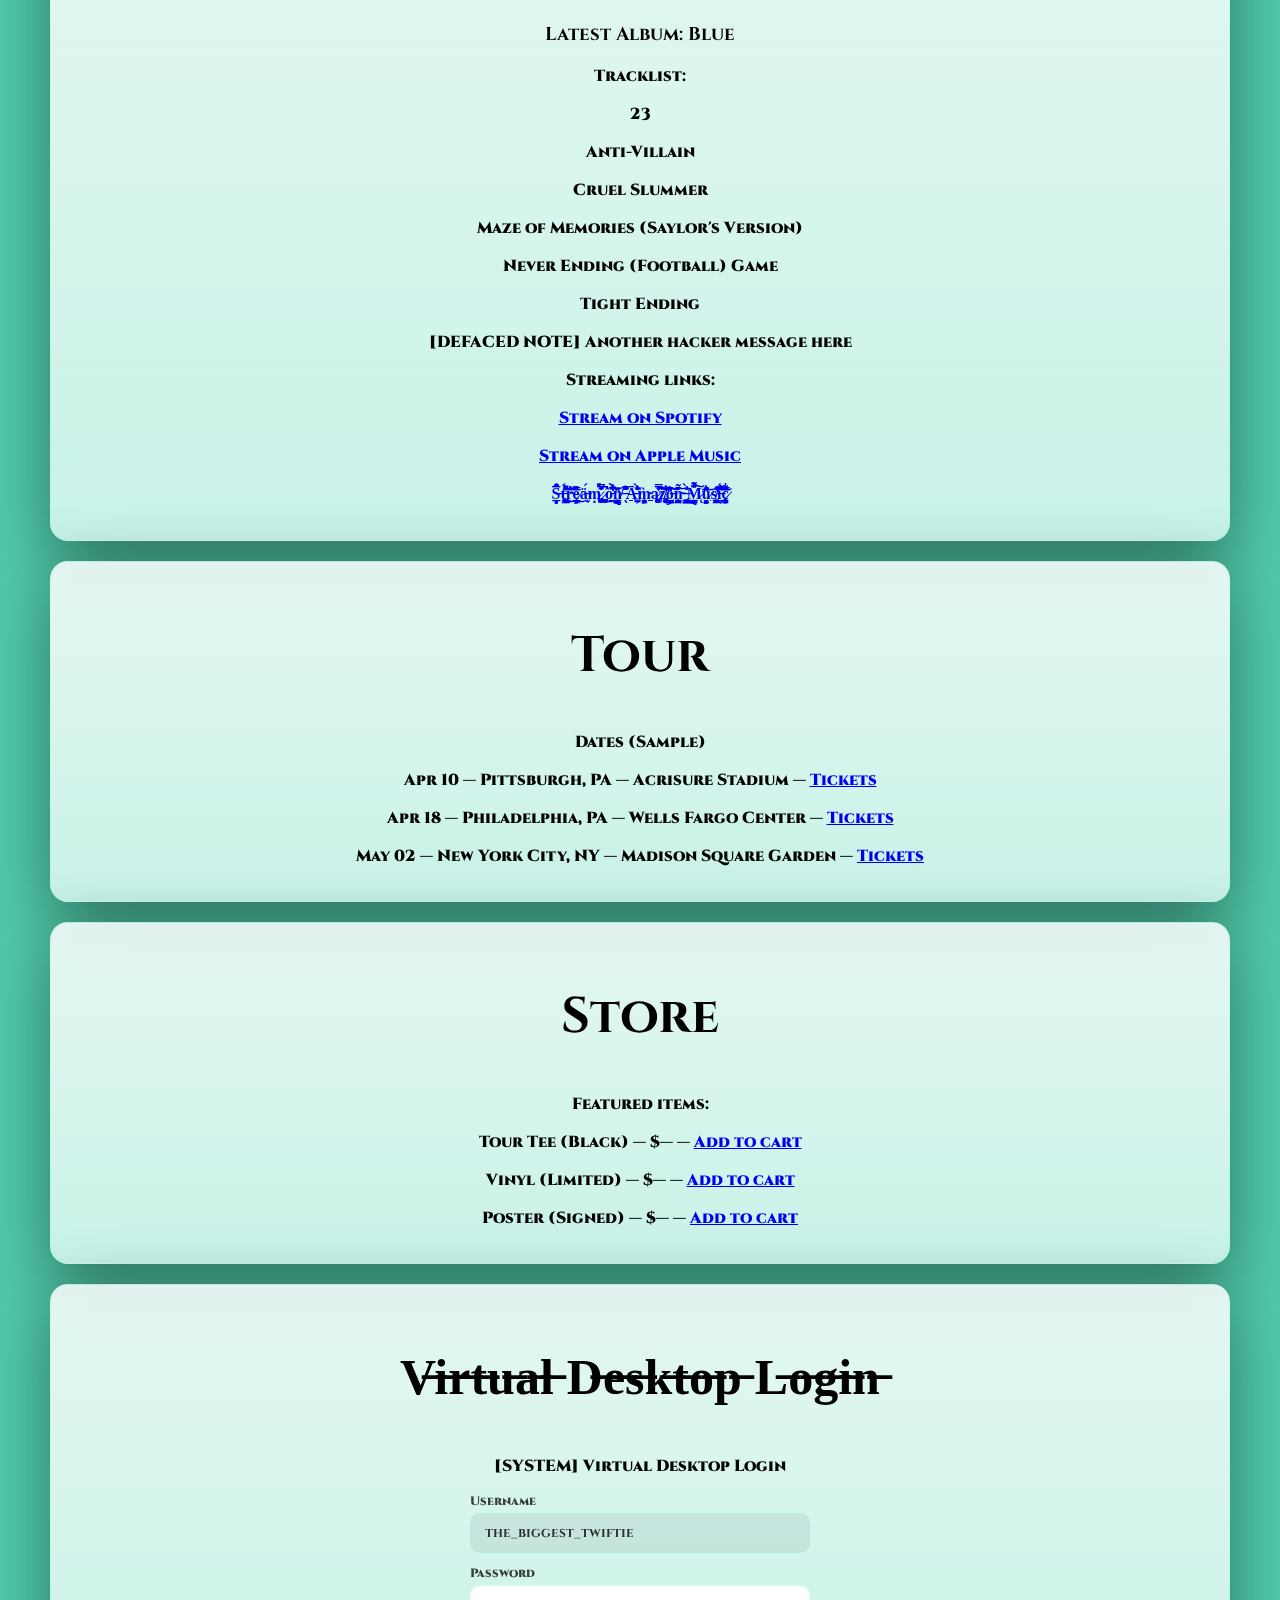
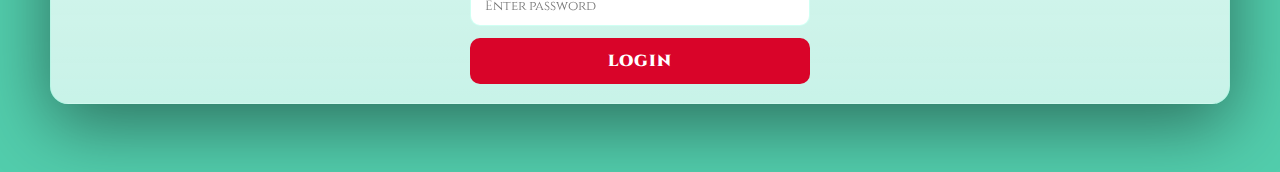
<file: SaylorTwiftHacked.html>
<!doctype html>

<a href="videopage.html" style="display:none;">video.html</a>
<!--
SECURITY LOG: hidden archive recovered
<a href="video.html">Recovered Video Evidence</a>
-->
<html lang="en">
<head>
  <meta charset="utf-8" />
  <meta name="viewport" content="width=device-width, initial-scale=1" />
  <title>Official Site of Saylor Twift</title>
  <meta name="description" content="A hacked version of Saylor Twift's official site." />
  <link rel="stylesheet" href="HackedAssets/styles.css">
  <style>
    @import url('https://fonts.googleapis.com/css2?family=Cinzel:wght@400..900&display=swap');
  </style>

</head>

<body>
  <header>
    

   

    <!-- <nav aria-label="Primary">
      <ul>
        <li><a href="#music">M̷̛͍̗̣̩̩̭̟̙͈̃̈͑́͛̏̇̀͑̈́̕ṵ̴͍̥̭͉̱͇̙̉̔̓̂ş̸̧̛͔̟̻̯̝̱̣͔̳́͊͂́͂̐͘í̵̧̛̛̛̛̛͔͚̟̩̜̙̜͎̗̎̓́͠͠c̵̢̦̮̰͙̋̈́́̎̐̈̋̽̾̈̑̕̕̕̚</a></li>
        <li><a href="#tour">Tour</a></li>
        <li><a href="#store">Store</a></li>
        <li><a href="#newsletter">N̶̛̛͕̪̟̝̓̿́̏̎̌̈̔͒̏̂e̵̡̖͍̲͚͍͉̮͛̀ͅw̷̧̢̢̙̫̜̺̮̪͚͚̾̀̇̂̄͌̓̓͗́͒̐͝s̷̛̜̖̩͓̟͙̀̏̏̃̿̆̈́͋̒̐̏͊̐͝l̵͕̈̈̉̎̀͛̍̄̽͛̒̇͘̕ͅé̷̠̤̫̮̦̉̄͊̀̾̔̊̃͘͝ṫ̷̛͖̣̉ţ̶̨̨̥͖̻̥̬͚̭̜̫̅̔̒̓͗̈́͛̆̍e̷̢̟͓̙̺͗̉͛̔̽̂͗̓͋͐r̸̡͍͎̗̳̞̣̰̒̇̀͑̀̑͒̕͝</a></li>
      </ul>
    </nav> -->

    

    <section aria-label="Defacement Banner">
      <h2>— SITE COMPROMISED —</h2>
      <p><strong>[SYSTEM NOTICE]</strong> Unauthorized changes detected.</p>
      <p>
        <em>Procede site with caution</em> — <span aria-label="fake handle">The Hacker still has access</span>
      </p>
      <p>
        Evidence log:
        <br />• Lyrics files modified
        <br />• Images replaced
        <br />• HTML code defaced
      </p>
      <p>
        My team barley made it here, its up to you. Scroll to the bottom for the login portal from the virtual desktop, but we have no idea what credentials the hacker might have left behind, if any. maybe the cipher key would work as the password? 
      </p>
      
    </section>
  </header>

  <main>
    <section aria-label="Hero">
      <h2>Saylor Twift</h2>
      <p>
        Į̶̛̟̠͇̦̫̱͛̃͆̇̓͜'̸̨͕̮̯̘̤̖̠̬̪̱̥̎̏̔͊̈̊̀͝͝͠m̴̡̢̛̜̦̫̙̣̖̝̦̯͍̳̐̓̔̋̇̒̋̏͒̅̚ ̵̨̛̺̯͕̬͉͚͑͋̊̃͛́̈́̀̀̕͝i̷̡͔̬̰̤̻̦͚̔̃́̏́͊͜ͅn̸͓̜̥͕͇̩̠͛̂̿̂̈́̾́̋͌̽̆͠ ̷͚̞̮̮̬̼͎̯̓́͐̾̓͌͂̓̋́͛͠t̴̨̖̬̰͊͆̊̓̓̕h̵̖̔̓̆e̴͉̭̋̐̂͊͊͝ ̷̻̪̯̫̲̱̮̝̭͉̀̈́̆̎̾̓̑̏̚͜͜m̷̙̰͆̈̋̑͒̽͊͘̚a̸̡̖̱̠̟̼̞̰̎̔̎́͑̈́̓͐̂͐̈́͛͜ī̸̧̨̨̝͇͙̬̱͈̱̗̊̐̆̄̀̽̑̕̚̕̕n̸̟͈̲̘͚͓̺͙͈̩̻̤̈̓̊͛̏̍̔̆̎̾̌͝͝͠͝ ̵̥͈̟̭̲͉̖͓͉̻̥̂͐̃͠ḟ̸̻̱̜̀̌̀̽̄̌̃̍̄̃̎̐͌͠ȓ̵̭͆a̷̢͖̱͇͋̀̓̎̀̿̌̀̍̀̊͌m̷̱͇̘̤̍ͅȩ̸̡͖͎͈̳̞̜͙̭̰̦̺̺͙͆͆̒͆̇̏̋̋̌̿̃͘͝
      </p>

      <figure>
        <img src="HackedAssets/hackedTwift.jpg" alt="Saylor Twift cover art">
      </figure>

      <p>
        <a href="#music">Listen</a> |
        <a href="#tour">Get Tickets</a> |
        <a href="#store">Shop</a>
      </p>

      
    </section>

    <section id="music" aria-label="Music">
      <h2>Music</h2>

      <article>
        <h3>Latest Album: <span aria-label="album title">Blue</span></h3>
        <p>
          Tracklist:
        </p>
        
          <p>23</p>
          <p>Anti-Villain</p>
          <p></p>Cruel Slummer</p>
          <p>Maze of Memories (Saylor's Version)</p>
          <p>Never Ending (Football) Game</p>
          <p>Tight Ending</p>
        

        <p>
          <strong>[DEFACED NOTE]</strong> Another hacker message here
        </p>

        <p>
          Streaming links:
        </p>
        
        <p><a href="#music">Stream on Spotify</a></p>
        <p><a href="#music">Stream on Apple Music</a></p>
        <p><a href="#music">S̶͕͓̲̥̉̓̄̅̃̉̅͘͘ţ̵̪̬̞͇̟͖̗̈́̆̎̎͒͌̑͗̑͒̍͜͝r̴̛̰̅̓̕e̷̲̩̝͍͕̣͖̣̼͓̔̆̅͒̊̉̿͜ä̶̜̮́ṃ̷̡̰̰̮̜̱̪̔̉́̒́̀̆̄̇̿̕ͅ ̷̣̠̭̪̮̪̥̼͆̉̕͘͜ͅó̵̲͛̀̋̀̄̃͗͋̐͝n̸̢̢͚̣̤̝̖̙͇̺̈́̏ ̶̜̖̋̂͆͛̒̔̊Ā̶̦̺̹̣̈̇͛͛̏̇̔̀̊̽͘m̴̮͓͖̝̰̦͙͍̀ą̷̖̪̻̿̓͗͗̎̃̏̕͝͝͝ź̸̧̢̡̩͚̞͔͎̠̬̟̐͊̌͐ͅͅo̶̡̨̤̞̩͎͇̖̫̙̦̳̔̄̎̌̈́̈́͝͝͠n̴̟̝̟̜̺̪͎̭̟̜͈̣͌̍̑̀̍͝ͅ ̶͈̱͓̻̜͇̱͇͚̘̳͖̀̌̓ͅM̷̢̨̛̲͓̺̲̩̻̳̗͚̜͌͛͊́̆͌́̔͠u̷̧͖̤̭͙͉̘̻̾̅́̈́͊̓̽̉̆͝ș̸̛̛͓͖̩͍̣͎̭͈͇̠̱̱̬̲̊̓̎͗̽͗̂̑̆̃̃͘ì̶̠̦͌́͒̃͗̽̇̍̕̚͠c̷͉̞̜̺͔͈͋̃́̀̆̿͐͂̍̋̂̃</a></p>
        
      </article>

      <hr />
    </section>

    <section id="tour" aria-label="Tour">
      <h2>Tour</h2>

      <p><strong>Dates (Sample)</strong></p>
      
      <p>Apr 10 — Pittsburgh, PA — Acrisure Stadium — <a href="#tour">Tickets</a></p>
      <p>Apr 18 — Philadelphia, PA — Wells Fargo Center — <a href="#tour">Tickets</a></p>
      <p>May 02 — New York City, NY — Madison Square Garden — <a href="#tour">Tickets</a></p>
      

      

      <hr />
    </section>

    <section id="store" aria-label="Store">
      <h2>Store</h2>

      <p>
        Featured items:
      </p>
      
      <p>Tour Tee (Black) — $— — <a href="#store">Add to cart</a></p>
      <p>Vinyl (Limited) — $— — <a href="#store">Add to cart</a></p>
      <p>Poster (Signed) — $— — <a href="#store">Add to cart</a></p>
      

      <hr />
    </section>

    <section id="newsletter" aria-label="Admin Login">
  <h2>V̶i̶r̶t̶u̶a̶l̶ D̶e̶s̶k̶t̶o̶p̶ L̶o̶g̶i̶n̶</h2>

  <p><strong>[SYSTEM]</strong> Virtual Desktop Login</p>

  <div id="login-error" style="display:none; margin: 8px auto; padding: 10px 14px; background: rgba(217,4,41,.18); border: 1px solid rgba(217,4,41,.6); border-radius: 10px; color: #d90429; font-size: 13px; width: min(340px, 100%);"></div>

  <div style="display:flex; flex-direction:column; align-items:center; gap:12px; margin-top:10px;">

    <div style="width:min(340px,100%); text-align:left;">
      <label for="admin-user" style="font-size:12px; opacity:.75; display:block; margin-bottom:4px;">Username</label>
      <input id="admin-user" type="text" value="the_biggest_twiftie" readonly
        style="width:100%; padding:.65rem .9rem; border-radius:10px; border:1px solid rgba(98,255,214,.3); background:rgba(0,0,0,.08); color:#000; font-family:inherit; font-weight:700; cursor:not-allowed; opacity:.8;" />
    </div>

    <div style="width:min(340px,100%); text-align:left;">
      <label for="admin-pass" style="font-size:12px; opacity:.75; display:block; margin-bottom:4px;">Password</label>
      <input id="admin-pass" type="password" placeholder="Enter password"
        style="width:100%; padding:.65rem .9rem; border-radius:10px; border:1px solid rgba(98,255,214,.3); background:white; color:#000; font-family:inherit;" />
    </div>

    <button id="admin-login-btn" type="button"
      style="width:min(340px,100%); padding:.75rem; border-radius:10px; background:#d90429; border:none; color:#fff; font-family:inherit; font-weight:900; font-size:1rem; letter-spacing:.06em; cursor:pointer;">
      LOGIN
    </button>

  </div>

  <script>
    (function(){
      const btn = document.getElementById('admin-login-btn');
      const passInput = document.getElementById('admin-pass');
      const errBox = document.getElementById('login-error');

      function attempt() {
        errBox.style.display = 'none';
        if (!passInput.value.trim()) {
          errBox.textContent = 'Password required.';
          errBox.style.display = 'block';
          return;
        }
        if (passInput.value !== 'RED1989') {
          errBox.textContent = 'Access denied. Invalid credentials.';
          errBox.style.display = 'block';
          passInput.value = '';
          passInput.focus();
          return;
        }
        window.location.href = 'Desktop.html';
      }

      btn.addEventListener('click', attempt);
      passInput.addEventListener('keydown', function(e){ if(e.key==='Enter') attempt(); });
    })();
  </script>
</section>
</file>
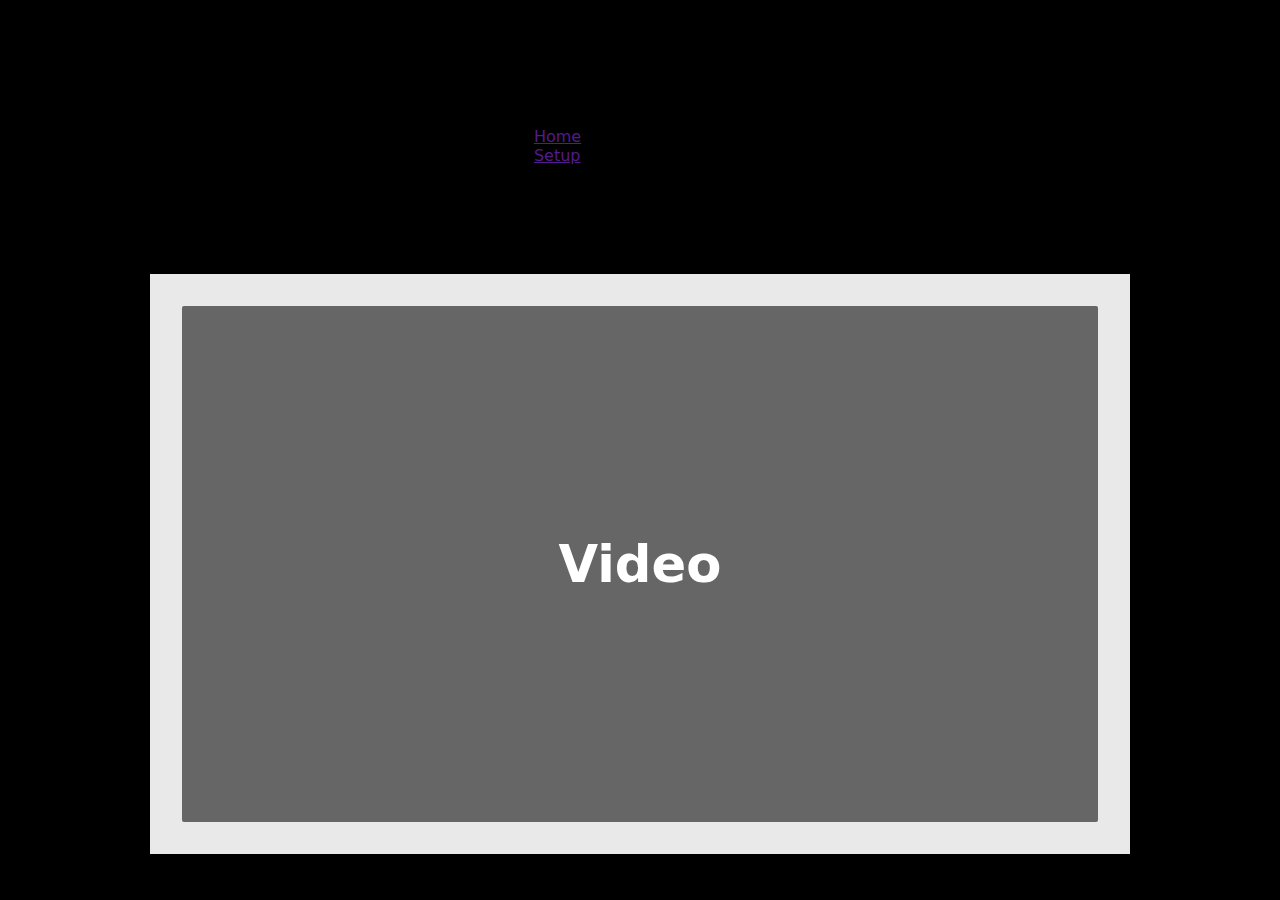
<file: videopage.html>
<!doctype html>
<html lang="en">
<head>
  <meta charset="utf-8">
  <meta name="viewport" content="width=device-width, initial-scale=1">
  <title>Video Section</title>

  <!-- Link to external stylesheet -->
  <link rel="stylesheet" href="VideoPages/video.css">
</head>

<body>
  <header>
        <h1>The Eras Breach</h1>
        <nav>
            <ul>
                <li><a href="">Home</a></li>
                <li><a href="">Setup</a></li>
                <!--Home button will always take you back to this page, setup should be PW protected for teachers only-->
            </ul>
        </nav>
    </header>

  <main class="frame">

    <!-- Placeholder version -->
    <section class="video-box">
      <div class="video-label">Video</div>
    </section>

    <!-- Real video version (use this instead when ready) -->
    <!--
    <section class="video-box">
      <video controls preload="metadata">
        <source src="your-video.mp4" type="video/mp4">
      </video>
    </section>
    -->

  </main>

</body>
</html>
</file>
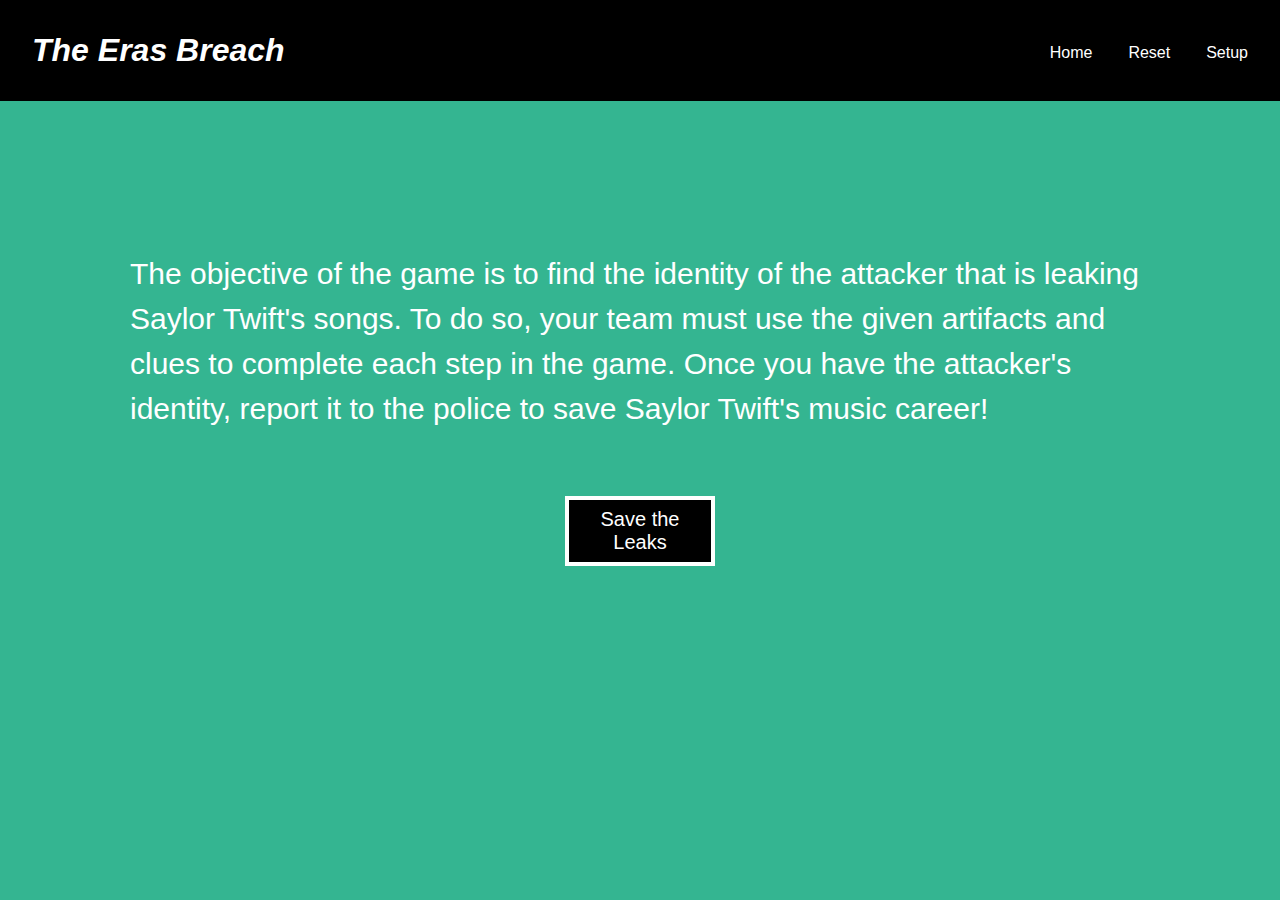
<file: Game2Homepage&PoliceReport/Game2HomePage.html>
<!DOCTYPE html>
<html lang="en">
<head>
    <meta charset="UTF-8">
    <meta name="viewport" content="width=device-width, initial-scale=1.0">
    <link rel="stylesheet" href="/HomePage_and_PoliceReport_Assets/styleHP.css">
    <title>Game 2 Home Page</title>
</head>
<body>
    <header>
        <h1>The Eras Breach</h1>
        <nav>
            <ul>
                <li><a href="/PoliceReportEscapeRoom.html">Home</a></li>
                <li><a href="Game2HomePage.html">Reset</a></li>
                <li><a href="">Setup</a></li>
                <!--Main Page will take you back to the 3 game selection, reset takes you to this page
                Setup should be PW protected and for teachers only?-->
            </ul>
        </nav>
    </header>
    
    <div class="introductory-video-container">
        <video src="" alt="Intro video"></video>
    </div>
    
    <p class="p-container">
        The objective of the game is to find the identity of the attacker that is leaking Saylor Twift's songs. 
        To do so, your team must use the given artifacts and clues to complete each step in the game.
        Once you have the attacker's identity, report it to the police to save Saylor Twift's music career!
    </p>
    
    <div class="button-container">
        <a href="./PoliceReportEscapeRoom.html" class="button">
            <button type="button">Save the Leaks</button>
        </a>
    </div>
    
</body>
</html>
</file>
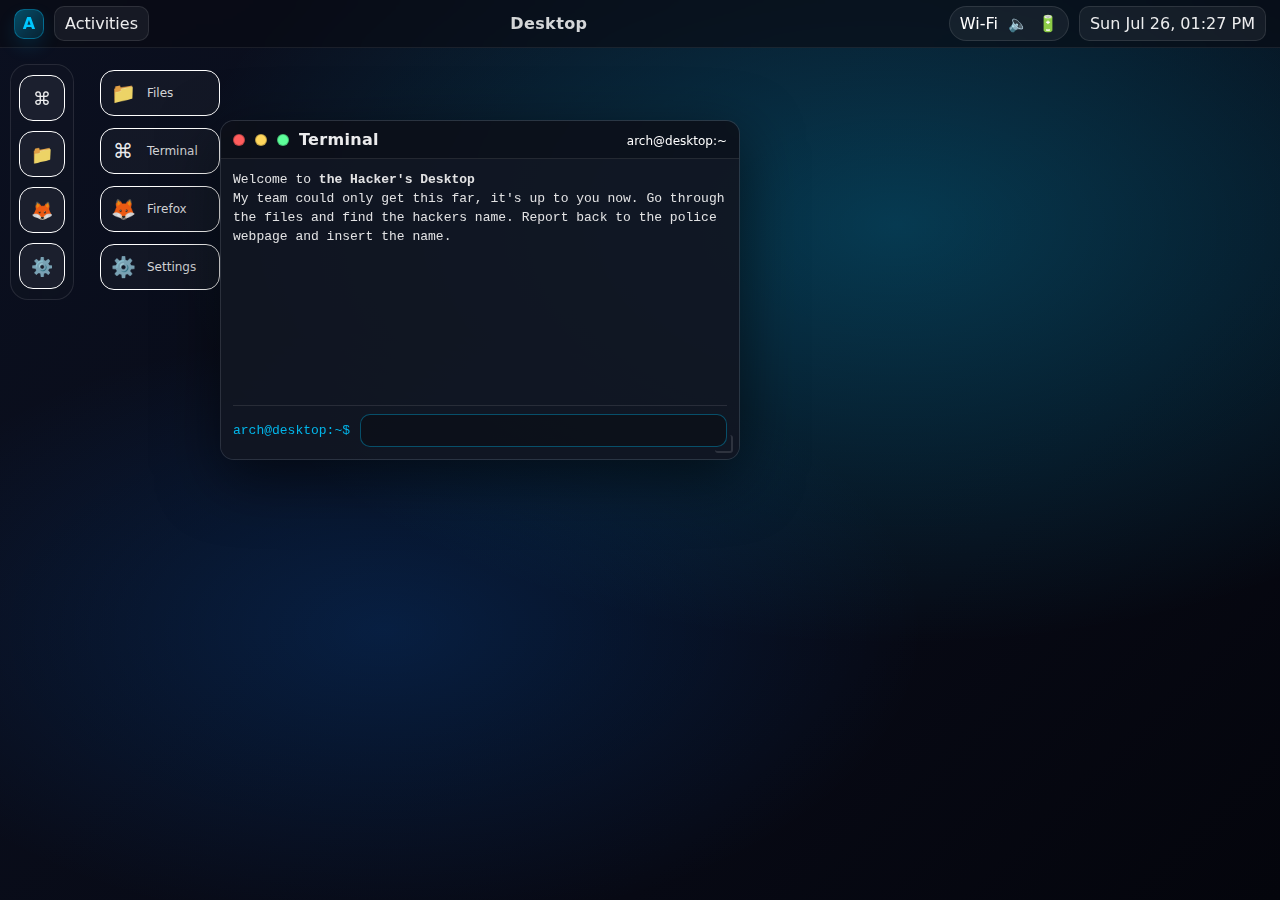
<file: The_Eras_Breach-main/Desktop.html>
<!doctype html>
<html lang="en">
<head>
  <meta charset="utf-8" />
  <meta name="viewport" content="width=device-width,initial-scale=1" />
  <title>Arch Linux Desktop</title>
  <link rel="stylesheet" href="desktop_assets/stylesheet/styles.css" />
</head>
<body>
  <!-- Desktop -->
  <div id="desktop" class="wallpaper wallpaper-1" aria-label="Desktop">

    <!-- Top Bar -->
    <header class="topbar">
      <div class="topbar-left">
        <div class="arch-badge" title="Arch Linux">
          <span class="arch-a">A</span>
        </div>
        <button class="topbar-btn" id="btnActivities">Activities</button>
      </div>

      <div class="topbar-center">
        <div class="topbar-title">Desktop</div>
      </div>

      <div class="topbar-right">
        <div class="status-pill" title="Network / Audio / Battery">
          <span>Wi-Fi</span>
          <span>🔈</span>
          <span>🔋</span>
        </div>
        <button class="topbar-btn clock" id="clockBtn" title="Clock"></button>
      </div>
    </header>

    <!-- Dock -->
    <nav class="dock" aria-label="Dock">
      <button class="dock-item" data-open="terminal" title="Terminal">⌘</button>
      <button class="dock-item" data-open="files" title="Files">📁</button>
      <button class="dock-item" data-open="firefox" title="Firefox">🦊</button>
      <button class="dock-item" data-open="settings" title="Settings">⚙️</button>
    </nav>

    <!-- Desktop Icons -->
    <section class="icons" aria-label="Desktop icons">
      <button class="icon" data-open="files">
        <span class="icon-glyph">📁</span>
        <span class="icon-label">Files</span>
      </button>

      <button class="icon" data-open="terminal">
        <span class="icon-glyph">⌘</span>
        <span class="icon-label">Terminal</span>
      </button>

      <button class="icon" data-open="firefox">
        <span class="icon-glyph">🦊</span>
        <span class="icon-label">Firefox</span>
      </button>

      <button class="icon" data-open="settings">
        <span class="icon-glyph">⚙️</span>
        <span class="icon-label">Settings</span>
      </button>
    </section>

    <!-- Windows -->
    <section id="windows" aria-label="Windows layer">
      <!-- Terminal -->
      <div class="window" id="win-terminal" data-app="terminal" style="left: 220px; top: 120px; width: 520px; height: 340px;">
        <div class="titlebar">
          <div class="title-left">
            <span class="win-dot red" data-action="close" title="Close"></span>
            <span class="win-dot yellow" data-action="min" title="Minimize"></span>
            <span class="win-dot green" data-action="max" title="Maximize"></span>
            <span class="title">Terminal</span>
          </div>
          <div class="title-right">
            <span class="hint">arch@desktop:~</span>
          </div>
        </div>
        <div class="content terminal">
          <div class="term-output" id="termOutput">
            <div>Welcome to <b>the Hacker's Desktop</b></div>
            <div>My team could only get this far, it's up to you now. Go through the files and find the hackers name. Report back to the police webpage and insert the name.</div>
          </div>

          <div class="term-input-row">
            <span class="prompt">arch@desktop:~$</span>
            <input id="termInput" class="term-input" autocomplete="off" spellcheck="false" />
          </div>
        </div>
        <div class="resize-handle" aria-hidden="true"></div>
      </div>

      <!-- Files -->
      <div class="window hidden" id="win-files" data-app="files" style="left: 300px; top: 190px; width: 640px; height: 420px;">
        <div class="titlebar">
          <div class="title-left">
            <span class="win-dot red" data-action="close"></span>
            <span class="win-dot yellow" data-action="min"></span>
            <span class="win-dot green" data-action="max"></span>
            <span class="title">Files</span>
          </div>
          <div class="title-right">
            <span class="hint">/home/arch</span>
          </div>
        </div>
        <div class="content files">
          <aside class="sidebar" aria-label="Files sidebar">
            <button class="side-item active" type="button" data-folder="home">Files</button>
            <button class="side-item" type="button" data-folder="documents">Documents</button>
            <button class="side-item" type="button" data-folder="downloads">Downloads</button>
            <button class="side-item" type="button" data-folder="pictures">Pictures</button>
            <button class="side-item" type="button" data-folder="trash">Trash</button>
          </aside>
          <main class="filepane">
            <div class="file-toolbar">
              <button class="small-btn" id="btnSort">Sort</button>
              <div class="spacer"></div>
              <input class="search" placeholder="Search" />
            </div>
            <div class="file-grid" id="fileGrid"></div>
          </main>
        </div>
        <div class="resize-handle" aria-hidden="true"></div>
      </div>

      <!-- Firefox -->
      <div class="window hidden" id="win-firefox" data-app="firefox" style="left: 420px; top: 130px; width: 720px; height: 460px;">
        <div class="titlebar">
          <div class="title-left">
            <span class="win-dot red" data-action="close"></span>
            <span class="win-dot yellow" data-action="min"></span>
            <span class="win-dot green" data-action="max"></span>
            <span class="title">Firefox</span>
          </div>
          <div class="title-right">
            <span class="hint">https://saylortwiftsecurity.org</span>
          </div>
        </div>
        <div class="content browser">
          <div class="browserbar">
            <button class="navbtn">←</button>
            <button class="navbtn">→</button>
            <button class="navbtn">⟳</button>
            <input class="url" value="https://saylortwiftsecurity.org" />
            <button class="navbtn">⭐</button>
          </div>
          <div class="browserpage">
            <h2>Saylor Twift Security</h2>
            <p><b>Keep It Simple.</b> Look for the hackers name throughout the desktop and report back to the police website.</p>

          </div>
        </div>
        <div class="resize-handle" aria-hidden="true"></div>
      </div>

      <!-- Settings -->
      <div class="window hidden" id="win-settings" data-app="settings" style="left: 520px; top: 240px; width: 520px; height: 380px;">
        <div class="titlebar">
          <div class="title-left">
            <span class="win-dot red" data-action="close"></span>
            <span class="win-dot yellow" data-action="min"></span>
            <span class="win-dot green" data-action="max"></span>
            <span class="title">Settings</span>
          </div>
          <div class="title-right">
            <span class="hint">Appearance</span>
          </div>
        </div>
        <div class="content settings">
          <h3>Appearance</h3>
          <div class="settings-grid">
            <div class="setting-card">
              <div class="setting-title">Wallpaper</div>
              <div class="setting-desc">Switch desktop wallpaper preset.</div>
              <div class="setting-actions">
                <button class="small-btn" data-wallpaper="1">1</button>
                <button class="small-btn" data-wallpaper="2">2</button>
                <button class="small-btn" data-wallpaper="3">3</button>
              </div>
            </div>

            <div class="setting-card">
              <div class="setting-title">Accent</div>
              <div class="setting-desc">Arch-like cyan accent toggle.</div>
              <div class="setting-actions">
                <button class="small-btn" id="btnAccent">Toggle Accent</button>
              </div>
            </div>

            <div class="setting-card">
              <div class="setting-title">About</div>
              <div class="setting-desc">
                “Desktop” is draggable and resizable. Right-click the desktop.
              </div>
            </div>
          </div>
        </div>
        <div class="resize-handle" aria-hidden="true"></div>
      </div>

    <!-- Context Menu -->
    <div id="ctxMenu" class="ctx-menu" role="menu" aria-hidden="true">
      <button class="ctx-item" id="ctxNewFolder" role="menuitem">New Folder</button>
      <button class="ctx-item" id="ctxRefresh" role="menuitem">Refresh</button>
      <div class="ctx-sep"></div>
      <button class="ctx-item" id="ctxWallpaper" role="menuitem">Change Wallpaper</button>
    </div>

    <!-- Toast -->
    <div id="toast" class="toast" aria-live="polite" aria-atomic="true"></div>

    </div>

  <script src="desktop_assets/scripts/script.js"></script>
</body>
</html>
</file>
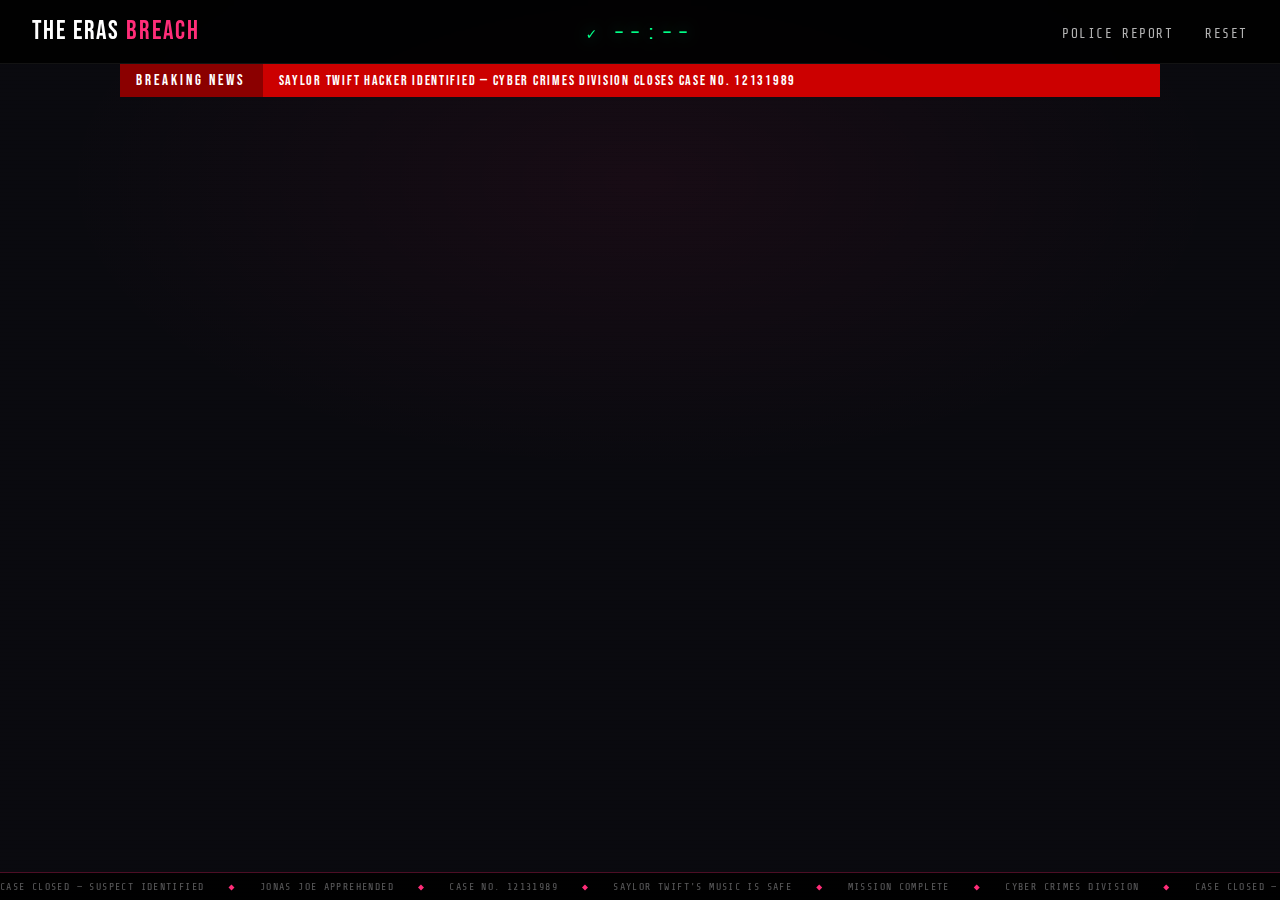
<file: The_Eras_Breach-main/endvideo.html>
<!DOCTYPE html>
<html lang="en">
<head>
    <meta charset="UTF-8">
    <meta name="viewport" content="width=device-width, initial-scale=1.0">
    <title>Breaking News — The Eras Breach</title>
    <link rel="preconnect" href="https://fonts.googleapis.com">
    <link href="https://fonts.googleapis.com/css2?family=Bebas+Neue&family=Barlow+Condensed:ital,wght@0,300;0,400;0,600;0,700;1,400&family=Share+Tech+Mono&display=swap" rel="stylesheet">
    <link rel="stylesheet" href="VideoPages/endvideo.css">
</head>
<body>

<!-- ── MATCHING HEADER ── -->
<header>
    <span class="logo-text">THE ERAS <span>BREACH</span></span>
    <div class="timer-final" id="final-time">--:--</div>
    <nav>
        <ul>
            <li><a href="PoliceReportEscapeRoom.html">Police Report</a></li>
            <li><a href="index.html">Reset</a></li>
        </ul>
    </nav>
</header>

<div class="page-bg"></div>

<main>

    <!-- Breaking news banner -->
    <div class="breaking-banner">
        <span class="breaking-label">BREAKING NEWS</span>
        <span class="breaking-text">SAYLOR TWIFT HACKER IDENTIFIED — CYBER CRIMES DIVISION CLOSES CASE NO. 12131989</span>
    </div>

    <!-- News broadcast container -->
    <div class="broadcast-container">

        <!-- Network branding bar -->
        <div class="network-bar">
            <div class="network-logo">
                <span class="network-name">CCD <span>NEWS</span></span>
                <span class="network-sub">CYBER CRIMES DIVISION NETWORK</span>
            </div>
            <div class="network-time" id="live-clock">LIVE</div>
        </div>

        <!-- Video + sidebar layout -->
        <div class="broadcast-body">

            <div class="video-col">
                <!-- Live indicator -->
                <div class="live-bar">
                    <span class="live-dot"></span> LIVE BROADCAST
                </div>

                <!-- Video -->
                <div class="video-wrapper">
                    <iframe
                            width="100%" height="100%"
                            src="https://www.youtube.com/embed/sX98FYYGeMc?si=AsTQXmMWmaNRofk2"
                            title="YouTube video player"
                            frameborder="0"
                            allow="accelerometer; autoplay; clipboard-write; encrypted-media; gyroscope; picture-in-picture; web-share"
                            referrerpolicy="strict-origin-when-cross-origin"
                            allowfullscreen>
                    </iframe>
                </div>

                <!-- Lower-third chyron -->
                <div class="chyron">
                    <div class="chyron-category">CYBER CRIMES</div>
                    <div class="chyron-headline">SAYLOR TWIFT HACKER FOUND — CASE CLOSED</div>
                    <div class="chyron-sub">CALVIN • HEAD NEWS ANCHOR</div>
                </div>
            </div>

            <!-- Sidebar -->
            <aside class="sidebar">
                <div class="sidebar-block">
                    <div class="sidebar-label">CASE STATUS</div>
                    <div class="sidebar-value solved">SOLVED ✓</div>
                </div>
                <div class="sidebar-block">
                    <div class="sidebar-label">SUSPECT</div>
                    <div class="sidebar-value">JONAS JOE</div>
                </div>
                <div class="sidebar-block">
                    <div class="sidebar-label">CASE NO.</div>
                    <div class="sidebar-value">12131989</div>
                </div>
                <div class="sidebar-block">
                    <div class="sidebar-label">OFFICER</div>
                    <div class="sidebar-value">DAVID JOHNSON</div>
                </div>
                <div class="sidebar-block highlight-block">
                    <div class="sidebar-label">YOUR TIME</div>
                    <div class="sidebar-value time-value" id="sidebar-time">--:--</div>
                </div>
                <div class="sidebar-block">
                    <div class="sidebar-label">DIVISION</div>
                    <div class="sidebar-value">CYBER CRIMES</div>
                </div>
            </aside>

        </div>

        <!-- Scroll ticker inside broadcast -->
        <div class="broadcast-ticker">
            <span class="ticker-tag">BREAKING</span>
            <div class="broadcast-ticker-inner" id="broadcast-ticker-inner">
                HACKER IDENTIFIED IN SAYLOR TWIFT DATA BREACH
                <span class="tsep">◆</span>
                SUSPECT JONAS JOE APPREHENDED BY CYBER CRIMES DIVISION
                <span class="tsep">◆</span>
                UNRELEASED MUSIC SECURED — NO FURTHER LEAKS EXPECTED
                <span class="tsep">◆</span>
                CASE NO. 12131989 OFFICIALLY CLOSED
                <span class="tsep">◆</span>
                SAYLOR TWIFT THANKS INVESTIGATING AGENTS FOR THEIR SWIFT ACTION
                <span class="tsep">◆</span>
                HACKER IDENTIFIED IN SAYLOR TWIFT DATA BREACH
                <span class="tsep">◆</span>
                SUSPECT JONAS JOE APPREHENDED BY CYBER CRIMES DIVISION
                <span class="tsep">◆</span>
            </div>
        </div>

    </div>

</main>

<!-- Page-level ticker -->
<div class="ticker-bar">
    <div class="ticker-inner">
        CASE CLOSED — SUSPECT IDENTIFIED
        <span class="sep">◆</span>
        JONAS JOE APPREHENDED
        <span class="sep">◆</span>
        CASE NO. 12131989
        <span class="sep">◆</span>
        SAYLOR TWIFT'S MUSIC IS SAFE
        <span class="sep">◆</span>
        MISSION COMPLETE
        <span class="sep">◆</span>
        CYBER CRIMES DIVISION
        <span class="sep">◆</span>
        CASE CLOSED — SUSPECT IDENTIFIED
        <span class="sep">◆</span>
        JONAS JOE APPREHENDED
        <span class="sep">◆</span>
        CASE NO. 12131989
        <span class="sep">◆</span>
    </div>
</div>

<script>
    // Pull time from URL param passed by police report
    const params = new URLSearchParams(window.location.search);
    const t = params.get('time');
    if (t) {
        document.getElementById('final-time').textContent = t;
        document.getElementById('sidebar-time').textContent = t;
    }

    // Live clock in network bar
    function updateClock() {
        const now = new Date();
        const h = now.getHours().toString().padStart(2, '0');
        const m = now.getMinutes().toString().padStart(2, '0');
        const s = now.getSeconds().toString().padStart(2, '0');
        document.getElementById('live-clock').textContent = `${h}:${m}:${s}`;
    }
    setInterval(updateClock, 1000);
    updateClock();
</script>

</body>
</html>
</file>
<file: HomePage_and_PoliceReport_Assets/styleHP.css>
/* CSS for Home Page */

html, body {
    margin: 0;
    padding: 0;
}

body {
    background-color: #34b591;
}

header {
    background-color: black;
    display: flex;
    justify-content: space-between;
    width: 100%;
}

header h1 {
    color: white;
    margin: 1em;
    font-family: Roboto, sans-serif;
    font-style: italic;
}

nav ul li {
    margin-top: 1.75em;
    display: inline-block;
    list-style: none;
    padding-right: 2em;
    text-align: center;
    font-family: Roboto, sans-serif;
}

nav a {
    text-decoration: none;
    color: white;
}

nav a:hover {
    text-decoration: underline;
    
}

.introductory-video-container {
    display: flex;
    justify-content: center;
}

.p-container {
    color: white;
    font-family: Roboto, sans-serif;
    font-size: 30px;
    width: 1020px;
    overflow-wrap: break-word;
    margin: 0 auto;
    font-family: Roboto, sans-serif;
    font-weight: 500;
    line-height: 1.5;
}

.button-container {
    display: grid;
    place-items: center;
    height: 200px;
}

button {
    width: 150px;
    height: 70px;
    font-family: Roboto, sans-serif;
    font-size: 20px;
    font-weight: 500;
    color: white;
    background-color: black;
    border: 4px solid white;
}

button:hover {
    color: #34b591;
    cursor: pointer;
    background-color: white;
}
</file>
<file: desktop_assets/stylesheet/styles.css>
:root{
  --bg1: radial-gradient(1200px 700px at 70% 25%, rgba(0,199,255,.25), transparent 60%),
         radial-gradient(900px 500px at 30% 70%, rgba(0,120,255,.18), transparent 60%),
         linear-gradient(135deg, #0b1020, #070914 70%, #04050c);
  --bg2: radial-gradient(900px 600px at 70% 30%, rgba(0,255,190,.22), transparent 60%),
         radial-gradient(900px 600px at 20% 75%, rgba(120,0,255,.18), transparent 60%),
         linear-gradient(135deg, #0a0d18, #07081a 70%, #040411);
  --bg3: radial-gradient(900px 600px at 60% 20%, rgba(0,160,255,.25), transparent 60%),
         radial-gradient(1000px 700px at 20% 70%, rgba(255,255,255,.05), transparent 60%),
         linear-gradient(135deg, #080b12, #070a12 70%, #03040a);

  --glass: rgba(18, 22, 35, .62);
  --glass2: rgba(18, 22, 35, .78);
  --stroke: rgb(255, 255, 255);
  --text: rgba(255,255,255,.92);
  --muted: rgb(255, 255, 255);
  --shadow: 0 18px 60px rgba(0,0,0,.55);
  --accent: #00c7ff;
  --accent2: #00ffa8;

  --radius: 14px;
  --titleH: 38px;

  --dockW: 64px;
}

*{ box-sizing: border-box; }
html,body{ height:100%; margin:0; font-family: ui-sans-serif, system-ui, -apple-system, Segoe UI, Roboto, Arial; color: var(--text); }
button,input{ font: inherit; color: var(--text); -webkit-text-fill-color: var(--text); }

#desktop{
  height:100%;
  width:100%;
  position:relative;
  overflow:hidden;
  user-select:none;
}

.wallpaper-1{ background: var(--bg1); }
.wallpaper-2{ background: var(--bg2); }
.wallpaper-3{ background: var(--bg3); }

.topbar{
  position:absolute;
  top:0; left:0; right:0;
  height:48px;
  display:flex;
  align-items:center;
  justify-content:space-between;
  padding:0 14px;
  background: rgba(8, 10, 18, .62);
  backdrop-filter: blur(10px);
  border-bottom: 1px solid rgba(255,255,255,.08);
  z-index: 50;
}

.topbar-left, .topbar-right{
  display:flex; align-items:center; gap:10px;
}
.topbar-center{ display:flex; align-items:center; justify-content:center; flex:1; }
.topbar-title{ font-weight:700; letter-spacing:.4px; opacity:.9; }

.arch-badge{
  width:30px; height:30px;
  border-radius:10px;
  background: linear-gradient(135deg, rgba(0,199,255,.35), rgba(0,199,255,.12));
  border:1px solid rgba(0,199,255,.35);
  display:grid; place-items:center;
  box-shadow: 0 8px 18px rgba(0,199,255,.12);
}
.arch-a{ font-weight:900; color: var(--accent); }

.topbar-btn{
  background: rgba(255,255,255,.06);
  border:1px solid rgba(255,255,255,.10);
  color: var(--text);
  padding: 7px 10px;
  border-radius: 10px;
  cursor:pointer;
}
.topbar-btn:hover{ border-color: rgba(255,255,255,.18); }
.clock{ min-width: 132px; text-align:center; }

.status-pill{
  display:flex; gap:10px; align-items:center;
  padding: 7px 10px;
  border-radius: 999px;
  background: rgba(255,255,255,.06);
  border:1px solid rgba(255,255,255,.10);
  color: var(--muted);
}

/* Dock */
.dock{
  position:absolute;
  top:64px;
  left:10px;
  width: var(--dockW);
  padding:10px 0;
  display:flex;
  flex-direction:column;
  align-items:center;
  gap:10px;
  background: rgba(18,22,35,.45);
  border:1px solid rgba(255,255,255,.10);
  border-radius: 18px;
  backdrop-filter: blur(12px);
  z-index: 20;
}

.dock-item{
  width:46px;
  height:46px;
  border-radius: 14px;
  background: rgba(255,255,255,.06);
  border:1px solid rgb(255, 255, 255);
  color: var(--text);
  cursor:pointer;
  display:grid;
  place-items:center;
  font-size: 18px;
  transition: transform .12s ease, border-color .12s ease;
}
.dock-item:hover{ transform: translateY(-2px); border-color: rgba(0,199,255,.35); }

/* Icons */
.icons{
  position:absolute;
  top:70px;
  left: 100px;
  display:grid;
  grid-template-columns: repeat(1, 120px);
  gap: 12px;
  z-index: 10;
}
.icon{
  width: 120px;
  padding: 10px 8px;
  border-radius: 14px;
  background: rgba(255,255,255,.04);
  border:1px solid rgb(255, 255, 255);
  cursor:pointer;
  display:flex;
  align-items:center;
  gap:10px;
  color: var(--text);
}
.icon:hover{ border-color: rgb(0, 200, 255); }
.icon *{
  color: var(--text) !important;
  -webkit-text-fill-color: var(--text);
}
.icon-glyph{ font-size: 20px; width: 28px; display:flex; justify-content:center; }
.icon-label{ font-size: 12px; opacity: .9; color: var(--text) !important; -webkit-text-fill-color: var(--text); }

/* Windows */
.window{
  position:absolute;
  background: var(--glass);
  border:1px solid rgba(255,255,255,.12);
  border-radius: var(--radius);
  box-shadow: var(--shadow);
  overflow:hidden;
  min-width: 320px;
  min-height: 220px;
  z-index: 30;
}
.window.hidden{ display:none; }
.window.maximized{
  left: calc(var(--dockW) + 24px) !important;
  top: 58px !important;
  width: calc(100% - (var(--dockW) + 40px)) !important;
  height: calc(100% - 70px) !important;
  border-radius: 16px;
}

.titlebar{
  height: var(--titleH);
  display:flex;
  align-items:center;
  justify-content:space-between;
  padding: 0 12px;
  background: rgba(10,12,20,.65);
  border-bottom:1px solid rgba(255,255,255,.10);
  backdrop-filter: blur(10px);
  cursor: grab;
}
.titlebar:active{ cursor: grabbing; }

.title-left{ display:flex; align-items:center; gap:10px; }
.title{ font-weight: 700; letter-spacing:.3px; }
.hint{ color: var(--muted); font-size: 12px; }

.win-dot{
  width:12px; height:12px;
  border-radius: 999px;
  display:inline-block;
  border:1px solid rgba(0,0,0,.25);
  cursor:pointer;
}
.win-dot.red{ background: #ff5d5d; }
.win-dot.yellow{ background: #ffd75d; }
.win-dot.green{ background: #5dff9a; }

.content{
  height: calc(100% - var(--titleH));
  padding: 12px;
  overflow:auto;
  background: var(--glass2);
  color: var(--text);
}

/* Resize */
.resize-handle{
  position:absolute;
  right: 6px;
  bottom: 6px;
  width: 18px;
  height: 18px;
  border-right: 2px solid rgba(255,255,255,.25);
  border-bottom: 2px solid rgba(255,255,255,.25);
  border-radius: 3px;
  cursor: nwse-resize;
  opacity: .5;
}

/* Terminal */
.terminal{
  display:flex;
  flex-direction:column;
  gap:10px;
  font-family: ui-monospace, SFMono-Regular, Menlo, Monaco, Consolas, "Liberation Mono", monospace;
  font-size: 13px;
}
.term-output{ line-height: 1.45; color: rgba(255,255,255,.88); }
.term-output code{ color: var(--accent); }
.term-input-row{
  margin-top:auto;
  display:flex;
  gap:10px;
  align-items:center;
  padding-top: 8px;
  border-top: 1px solid rgba(255,255,255,.10);
}
.prompt{ color: rgba(0,199,255,.9); white-space:nowrap; }
.term-input{
  flex:1;
  background: rgba(0,0,0,.25);
  border:1px solid rgba(255,255,255,.10);
  color: var(--text);
  padding: 8px 10px;
  border-radius: 10px;
  outline:none;
}
.term-input:focus{ border-color: rgba(0,199,255,.35); }

/* Files */
.files{ padding:0; }
.sidebar{
  width: 170px;
  background: rgba(0,0,0,.18);
  border-right:1px solid rgba(255,255,255,.10);
  padding: 10px;
  color: var(--text);
}
  .side-item{
    width: 100%;
    display:block;
    padding: 10px 10px;
    border-radius: 12px;
    color: var(--muted);
    cursor:pointer;

    background: transparent;
    border: 0;
    text-align: left;
    font: inherit;
    line-height: 1.2;
    outline: none;
  }
  .side-item:focus-visible{
    box-shadow: 0 0 0 2px rgba(0,199,255,.35);
  }

.files{
  display:flex;
  height: calc(100% - 0px);
}
.filepane{ flex:1; padding: 12px; color: var(--text); }
.file-toolbar{
  display:flex;
  gap:10px;
  align-items:center;
  margin-bottom: 12px;
}
.small-btn{
  background: rgba(255,255,255,.06);
  border:1px solid rgba(255,255,255,.10);
  color: var(--text);
  padding: 8px 10px;
  border-radius: 12px;
  cursor:pointer;
}
.small-btn:hover{ border-color: rgba(0,199,255,.25); }
.search{
  width: 240px;
  margin-left:auto;
  background: rgba(0,0,0,.22);
  border:1px solid rgba(255,255,255,.10);
  color: var(--text);
  padding: 8px 10px;
  border-radius: 12px;
  outline:none;
}
.spacer{ flex:1; }

.file-grid{
  display:grid;
  grid-template-columns: repeat(auto-fill, minmax(140px, 1fr));
  gap: 12px;
  align-content: start;
}
.file-card{
  width: 100%;
  display:block;

  border: 1px solid rgba(255,255,255,.08);
  background: rgba(255,255,255,.04);
  color: var(--text);
  font: inherit;
  text-align: left;
  line-height: 1.2;

  border-radius: 14px;
  padding: 12px;
  cursor:pointer;

  transition: border-color .12s ease, transform .12s ease, background .12s ease;
  -webkit-appearance: none;
  appearance: none;
}
.file-card:hover{
  border-color: rgba(0,199,255,.25);
  transform: translateY(-1px);
}
.file-card:active{
  transform: translateY(0px);
}
.file-card:focus-visible{
  box-shadow: 0 0 0 2px rgba(0,199,255,.35);
}
.fc-ico{ font-size: 22px; color: var(--text); }
.fc-name{ margin-top: 8px; font-size: 12px; color: rgba(255,255,255,.78); }

/* Browser */
.browserbar{
  display:flex;
  gap:8px;
  align-items:center;
  padding-bottom: 10px;
  border-bottom: 1px solid rgba(255,255,255,.10);
}
.navbtn{
  width:34px; height:34px;
  border-radius: 12px;
  background: rgba(255,255,255,.06);
  border:1px solid rgb(255, 255, 255);
  color: var(--text);
  cursor:pointer;
}
.url{
  flex:1;
  height:34px;
  border-radius: 12px;
  padding: 0 10px;
  background: rgba(0,0,0,.22);
  border:1px solid rgba(255,255,255,.10);
  color: var(--text);
}
.browserpage{
  padding-top: 12px;
  color: var(--text);
}
.card{
  margin-top: 12px;
  padding: 12px;
  border-radius: 14px;
  border:1px solid rgba(255,255,255,.10);
  background: rgba(255,255,255,.04);
}
.meaning code{ color: var(--accent); }

.settings{ color: var(--text); }
.settings h3{ margin: 2px 0 12px; }
.settings-grid{
  display:grid;
  grid-template-columns: 1fr;
  gap: 12px;
}
.setting-card{
  padding: 12px;
  border-radius: 14px;
  border:1px solid rgba(255,255,255,.10);
  background: rgba(255,255,255,.04);
}
.setting-title{ font-weight: 800; margin-bottom: 6px; }
.setting-desc{ color: var(--muted); margin-bottom: 10px; }
.setting-actions{ display:flex; gap:10px; }

/* Context menu + toast */
.ctx-menu{
  position:absolute;
  width: 210px;
  background: rgba(18,22,35,.92);
  border:1px solid rgba(255,255,255,.12);
  border-radius: 14px;
  backdrop-filter: blur(12px);
  box-shadow: 0 18px 60px rgba(0,0,0,.55);
  padding: 8px;
  z-index: 100;
  display:none;
}
.ctx-menu.open{ display:block; }
.ctx-item{
  width:100%;
  text-align:left;
  padding: 10px 10px;
  border-radius: 12px;
  border:0;
  background: transparent;
  color: var(--text);
  cursor:pointer;
}
.ctx-item:hover{ background: rgba(255,255,255,.06); }
.ctx-sep{ height:1px; background: rgba(255,255,255,.10); margin:6px 0; }

.toast{
  position:absolute;
  right: 16px;
  bottom: 16px;
  padding: 10px 12px;
  border-radius: 14px;
  background: rgba(18,22,35,.85);
  border:1px solid rgba(255,255,255,.12);
  color: var(--text);
  box-shadow: 0 18px 60px rgba(0,0,0,.55);
  opacity:0;
  transform: translateY(8px);
  transition: opacity .2s ease, transform .2s ease;
  z-index: 200;
  pointer-events:none;
}
.toast.show{
  opacity:1;
  transform: translateY(0);
}

/* Accent toggle */
.accent-alt{
  --accent: var(--accent2);
}

input, textarea, select {
  color: var(--text) !important;
  -webkit-text-fill-color: var(--text);
}

input[type="button"], input[type="submit"], input[type="reset"]{
  color: var(--text) !important;
  -webkit-text-fill-color: var(--text);
}
</file>
<file: VideoPages/endvideo.css>
/* CSS for End Video / News Broadcast Page — The Eras Breach */

*, *::before, *::after { box-sizing: border-box; margin: 0; padding: 0; }

:root {
  --pink:  #ff2d78;
  --gold:  #f5c518;
  --teal:  #00ffe5;
  --dark:  #0a0a0f;
  --red:   #cc0000;
}

html, body {
  background-color: var(--dark);
  color: white;
  font-family: 'Barlow Condensed', sans-serif;
  overflow-x: hidden;
  min-height: 100vh;
}

/* ── BACKGROUND ── */
.page-bg {
  position: fixed;
  inset: 0;
  z-index: 0;
  background: radial-gradient(ellipse 70% 50% at 50% 20%, rgba(255,45,120,0.06) 0%, transparent 65%),
  var(--dark);
}
body::before {
  content: '';
  position: fixed;
  inset: 0;
  z-index: 1;
  background: repeating-linear-gradient(
          0deg, transparent, transparent 3px,
          rgba(0,0,0,0.07) 3px, rgba(0,0,0,0.07) 4px
  );
  pointer-events: none;
}

/* ── HEADER ── */
header {
  position: fixed;
  top: 0; left: 0; right: 0;
  z-index: 100;
  background: rgba(0,0,0,0.88);
  backdrop-filter: blur(8px);
  display: flex;
  align-items: center;
  justify-content: space-between;
  padding: 0 2rem;
  height: 64px;
  border-bottom: 1px solid rgba(255,255,255,0.07);
}
.logo-text {
  font-family: 'Bebas Neue', sans-serif;
  font-size: 1.6rem;
  letter-spacing: 0.08em;
  color: white;
}
.logo-text span { color: var(--pink); }

.timer-final {
  position: absolute;
  left: 50%;
  transform: translateX(-50%);
  font-family: 'Share Tech Mono', monospace;
  font-size: 1.4rem;
  letter-spacing: 0.18em;
  color: #00ff88;
  text-shadow: 0 0 14px rgba(0,255,136,0.55);
}
.timer-final::before {
  content: '✓ ';
  font-size: 1rem;
}

nav ul { list-style: none; display: flex; gap: 2rem; }
nav a {
  text-decoration: none;
  color: rgba(255,255,255,0.7);
  font-family: 'Share Tech Mono', monospace;
  font-size: 0.8rem;
  letter-spacing: 0.12em;
  text-transform: uppercase;
  transition: color 0.2s;
}
nav a:hover { color: var(--teal); }

/* ── MAIN ── */
main {
  position: relative;
  z-index: 2;
  padding: 64px 1rem 50px;
  display: flex;
  flex-direction: column;
  align-items: center;
}

/* ── BREAKING NEWS BANNER ── */
.breaking-banner {
  width: 100%;
  max-width: 1040px;
  background: var(--red);
  display: flex;
  align-items: center;
  gap: 0;
  overflow: hidden;
}
.breaking-label {
  background: #8b0000;
  font-family: 'Bebas Neue', sans-serif;
  font-size: 0.95rem;
  letter-spacing: 0.2em;
  padding: 0.45rem 1rem;
  white-space: nowrap;
  flex-shrink: 0;
}
.breaking-text {
  font-family: 'Bebas Neue', sans-serif;
  font-size: 0.9rem;
  letter-spacing: 0.12em;
  padding: 0.45rem 1rem;
  white-space: nowrap;
  overflow: hidden;
  text-overflow: ellipsis;
}

/* ── BROADCAST CONTAINER ── */
.broadcast-container {
  width: 100%;
  max-width: 1040px;
  background: #0d0d18;
  border: 1px solid rgba(255,255,255,0.08);
  box-shadow: 0 0 60px rgba(0,0,0,0.7), 0 0 40px rgba(255,45,120,0.05);
  opacity: 0;
  transform: translateY(20px);
  animation: fade-up 0.7s ease 0.15s forwards;
}
@keyframes fade-up { to { opacity: 1; transform: translateY(0); } }

/* ── NETWORK BAR ── */
.network-bar {
  background: #111;
  border-bottom: 2px solid var(--red);
  display: flex;
  align-items: center;
  justify-content: space-between;
  padding: 0.55rem 1.2rem;
}
.network-logo {
  display: flex;
  flex-direction: column;
}
.network-name {
  font-family: 'Bebas Neue', sans-serif;
  font-size: 1.4rem;
  letter-spacing: 0.14em;
  color: white;
  line-height: 1;
}
.network-name span { color: var(--red); }
.network-sub {
  font-family: 'Share Tech Mono', monospace;
  font-size: 0.55rem;
  letter-spacing: 0.16em;
  color: rgba(255,255,255,0.4);
  margin-top: 1px;
}
.network-time {
  font-family: 'Share Tech Mono', monospace;
  font-size: 0.9rem;
  letter-spacing: 0.14em;
  color: var(--gold);
}

/* ── BROADCAST BODY ── */
.broadcast-body {
  display: grid;
  grid-template-columns: 1fr 220px;
}

/* ── VIDEO COLUMN ── */
.video-col {
  display: flex;
  flex-direction: column;
  border-right: 1px solid rgba(255,255,255,0.07);
}
.live-bar {
  background: rgba(204,0,0,0.9);
  font-family: 'Share Tech Mono', monospace;
  font-size: 0.65rem;
  letter-spacing: 0.2em;
  padding: 0.3rem 0.8rem;
  display: flex;
  align-items: center;
  gap: 0.5rem;
}
.live-dot {
  width: 8px; height: 8px;
  border-radius: 50%;
  background: white;
  animation: blink 1s step-start infinite;
}
@keyframes blink { 0%,100%{opacity:1} 50%{opacity:0} }

.video-wrapper {
  width: 100%;
  aspect-ratio: 16/9;
  background: #000;
}
.video-wrapper iframe {
  width: 100%;
  height: 100%;
  display: block;
}

/* ── CHYRON (lower third) ── */
.chyron {
  background: #111;
  border-top: 3px solid var(--red);
  padding: 0.6rem 1rem;
}
.chyron-category {
  font-family: 'Share Tech Mono', monospace;
  font-size: 0.6rem;
  letter-spacing: 0.22em;
  color: var(--red);
  text-transform: uppercase;
  margin-bottom: 2px;
}
.chyron-headline {
  font-family: 'Bebas Neue', sans-serif;
  font-size: 1.3rem;
  letter-spacing: 0.1em;
  color: white;
  line-height: 1.1;
}
.chyron-sub {
  font-family: 'Share Tech Mono', monospace;
  font-size: 0.58rem;
  letter-spacing: 0.14em;
  color: rgba(255,255,255,0.45);
  margin-top: 3px;
}

/* ── SIDEBAR ── */
.sidebar {
  display: flex;
  flex-direction: column;
  background: #0a0a14;
}
.sidebar-block {
  padding: 0.85rem 1rem;
  border-bottom: 1px solid rgba(255,255,255,0.06);
  display: flex;
  flex-direction: column;
  gap: 3px;
}
.sidebar-label {
  font-family: 'Share Tech Mono', monospace;
  font-size: 0.55rem;
  letter-spacing: 0.2em;
  color: rgba(255,255,255,0.35);
  text-transform: uppercase;
}
.sidebar-value {
  font-family: 'Bebas Neue', sans-serif;
  font-size: 1.1rem;
  letter-spacing: 0.1em;
  color: white;
}
.sidebar-value.solved {
  color: #00ff88;
  text-shadow: 0 0 10px rgba(0,255,136,0.4);
}
.highlight-block {
  background: rgba(255,45,120,0.08);
  border-left: 3px solid var(--pink);
}
.time-value {
  color: var(--gold) !important;
  font-size: 1.5rem !important;
  text-shadow: 0 0 12px rgba(245,197,24,0.5);
}

/* ── BROADCAST TICKER ── */
.broadcast-ticker {
  background: #111;
  border-top: 1px solid rgba(255,255,255,0.07);
  height: 30px;
  display: flex;
  align-items: center;
  overflow: hidden;
}
.ticker-tag {
  background: var(--red);
  font-family: 'Bebas Neue', sans-serif;
  font-size: 0.75rem;
  letter-spacing: 0.18em;
  padding: 0 0.75rem;
  height: 100%;
  display: flex;
  align-items: center;
  flex-shrink: 0;
}
.broadcast-ticker-inner {
  white-space: nowrap;
  animation: ticker 25s linear infinite;
  font-family: 'Share Tech Mono', monospace;
  font-size: 0.62rem;
  letter-spacing: 0.12em;
  color: rgba(255,255,255,0.6);
  padding-left: 1rem;
}
.tsep { color: var(--red); margin: 0 1.2rem; }
@keyframes ticker {
  from { transform: translateX(100%); }
  to   { transform: translateX(-100%); }
}

/* ── PAGE TICKER ── */
.ticker-bar {
  position: fixed;
  bottom: 0; left: 0; right: 0;
  background: rgba(0,0,0,0.9);
  border-top: 1px solid rgba(255,45,120,0.3);
  height: 28px;
  overflow: hidden;
  z-index: 100;
}
.ticker-inner {
  display: flex;
  align-items: center;
  height: 100%;
  white-space: nowrap;
  animation: ticker 28s linear infinite;
  font-family: 'Share Tech Mono', monospace;
  font-size: 0.62rem;
  letter-spacing: 0.14em;
  color: rgba(255,255,255,0.35);
}
.ticker-inner .sep { color: var(--pink); margin: 0 1.5rem; }
</file>
<file: HomePage_and_PoliceReport_Assets/stylePoliceReport.css>
/* CSS for Police Report Page — The Eras Breach */

*, *::before, *::after { box-sizing: border-box; margin: 0; padding: 0; }

:root {
    --pink:   #ff2d78;
    --gold:   #f5c518;
    --teal:   #00ffe5;
    --dark:   #0a0a0f;
    --paper:  #f4f0e8;
    --ink:    #1a1a2e;
    --ink-mid:#2e2e4a;
    --rule:   #c8c0a8;
}

html, body {
    background-color: var(--dark);
    color: white;
    font-family: 'Barlow Condensed', sans-serif;
    overflow-x: hidden;
    min-height: 100vh;
}

/* ── DARK BACKGROUND ── */
.page-bg {
    position: fixed;
    inset: 0;
    z-index: 0;
    background: radial-gradient(ellipse 80% 60% at 50% 20%, rgba(255,45,120,0.07) 0%, transparent 65%),
    var(--dark);
}
body::before {
    content: '';
    position: fixed;
    inset: 0;
    z-index: 1;
    background: repeating-linear-gradient(
            0deg, transparent, transparent 3px,
            rgba(0,0,0,0.08) 3px, rgba(0,0,0,0.08) 4px
    );
    pointer-events: none;
}

/* ── HEADER ── */
header {
    position: fixed;
    top: 0; left: 0; right: 0;
    z-index: 100;
    background: rgba(0,0,0,0.88);
    backdrop-filter: blur(8px);
    display: flex;
    align-items: center;
    justify-content: space-between;
    padding: 0 2rem;
    height: 64px;
    border-bottom: 1px solid rgba(255,255,255,0.07);
}
.logo-text {
    font-family: 'Bebas Neue', sans-serif;
    font-size: 1.6rem;
    letter-spacing: 0.08em;
    color: white;
}
.logo-text span { color: var(--pink); }
nav ul { list-style: none; display: flex; gap: 2rem; }
nav a {
    text-decoration: none;
    color: rgba(255,255,255,0.7);
    font-family: 'Share Tech Mono', monospace;
    font-size: 0.8rem;
    letter-spacing: 0.12em;
    text-transform: uppercase;
    transition: color 0.2s;
}
nav a:hover { color: var(--teal); }

.timer-display {
    position: absolute;
    left: 50%;
    transform: translateX(-50%);
    font-family: 'Share Tech Mono', monospace;
    font-size: 1.4rem;
    letter-spacing: 0.18em;
    color: var(--gold);
    text-shadow: 0 0 10px rgba(245, 197, 24, 0.5);
}
.timer-solved {
    color: #00ff88;
    text-shadow: 0 0 14px rgba(0, 255, 136, 0.6);
}

/* ── MAIN LAYOUT ── */
main {
    position: relative;
    z-index: 2;
    padding: 88px 1rem 60px;
    display: flex;
    justify-content: center;
}

/* ── REPORT DOCUMENT ── */
.report-doc {
    background: var(--paper);
    color: var(--ink);
    width: 100%;
    max-width: 860px;
    box-shadow:
            0 0 0 1px rgba(0,0,0,0.2),
            0 4px 6px rgba(0,0,0,0.3),
            0 20px 60px rgba(0,0,0,0.6),
            0 0 80px rgba(255,45,120,0.08);
    opacity: 0;
    transform: translateY(24px);
    animation: fade-up 0.7s ease 0.1s forwards;
}
@keyframes fade-up { to { opacity: 1; transform: translateY(0); } }

/* ── DEPARTMENT HEADER BAND ── */
.doc-header {
    background: var(--ink);
    display: flex;
    align-items: center;
    justify-content: space-between;
    padding: 1.2rem 2rem;
    border-bottom: 4px solid var(--pink);
}
.doc-header-left {
    display: flex;
    align-items: center;
    gap: 1rem;
}
.dept-seal {
    width: 52px; height: 52px;
    border: 3px solid rgba(255,255,255,0.6);
    border-radius: 50%;
    display: flex; align-items: center; justify-content: center;
    flex-shrink: 0;
}
.seal-ring {
    width: 38px; height: 38px;
    border: 2px solid rgba(255,255,255,0.35);
    border-radius: 50%;
    display: flex; align-items: center; justify-content: center;
}
.seal-star { color: var(--gold); font-size: 1.1rem; }
.dept-name {
    font-family: 'Bebas Neue', sans-serif;
    font-size: 1.3rem;
    letter-spacing: 0.14em;
    color: white;
}
.dept-sub {
    font-family: 'Share Tech Mono', monospace;
    font-size: 0.6rem;
    letter-spacing: 0.1em;
    color: rgba(255,255,255,0.45);
    margin-top: 2px;
}
.stamp-classified {
    font-family: 'Bebas Neue', sans-serif;
    font-size: 1rem;
    letter-spacing: 0.22em;
    color: var(--pink);
    border: 2px solid var(--pink);
    padding: 0.25rem 0.65rem;
    transform: rotate(-4deg);
    opacity: 0.85;
    box-shadow: 0 0 10px rgba(255,45,120,0.3);
}

/* ── TITLE BAR ── */
.doc-title-bar {
    background: #e8e0cc;
    border-bottom: 2px solid var(--rule);
    padding: 1.2rem 2rem;
    text-align: center;
}
.doc-title {
    font-family: 'Bebas Neue', sans-serif;
    font-size: clamp(2rem, 6vw, 3.2rem);
    letter-spacing: 0.25em;
    color: var(--ink);
}
.doc-title-sub {
    font-family: 'Share Tech Mono', monospace;
    font-size: 0.7rem;
    letter-spacing: 0.18em;
    color: #666;
    text-transform: uppercase;
    margin-top: 0.2rem;
}

/* ── META GRID ── */
.meta-grid {
    display: grid;
    grid-template-columns: repeat(3, 1fr);
    border-bottom: 1px solid var(--rule);
}
.meta-field {
    padding: 0.75rem 1.5rem;
    border-right: 1px solid var(--rule);
    display: flex;
    flex-direction: column;
    gap: 2px;
}
.meta-field:nth-child(3),
.meta-field:nth-child(6) { border-right: none; }
.meta-label {
    font-family: 'Share Tech Mono', monospace;
    font-size: 0.58rem;
    letter-spacing: 0.18em;
    color: #888;
    text-transform: uppercase;
}
.meta-value {
    font-family: 'Special Elite', cursive;
    font-size: 0.92rem;
    color: var(--ink);
}
.meta-value.red {
    color: #c0001e;
    font-family: 'Share Tech Mono', monospace;
    font-size: 0.82rem;
    font-weight: bold;
}

/* ── DIVIDER ── */
.doc-divider {
    height: 1px;
    background: var(--rule);
    margin: 0 1.5rem;
}

/* ── SECTIONS ── */
.doc-section {
    padding: 1.5rem 2rem;
}
.doc-section-label {
    font-family: 'Share Tech Mono', monospace;
    font-size: 0.65rem;
    letter-spacing: 0.22em;
    color: #888;
    text-transform: uppercase;
    border-left: 3px solid var(--pink);
    padding-left: 0.6rem;
    margin-bottom: 1.1rem;
}

/* ── BODY TEXT (original text styling) ── */
.doc-body {
    font-family: 'Special Elite', cursive;
    font-size: 0.97rem;
    line-height: 1.8;
    color: var(--ink-mid);
    display: flex;
    flex-direction: column;
    gap: 0.9rem;
}
.doc-body p { margin: 0; }
.doc-body strong { color: var(--ink); }

/* ── RULES LIST (original ol styling) ── */
.rules-list {
    padding-left: 1.5rem;
    display: flex;
    flex-direction: column;
    gap: 0.5rem;
}
.rules-list li {
    padding-left: 0.4rem;
}

/* ── EVIDENCE LINK ── */
.evidence-link {
    color: #0048b3;
    text-decoration: none;
    font-family: 'Share Tech Mono', monospace;
    font-size: 0.82rem;
    letter-spacing: 0.04em;
    border-bottom: 1px dashed #0048b3;
    transition: color 0.2s, border-color 0.2s;
}
.evidence-link:hover { color: #c0001e; border-color: #c0001e; }

/* ── FORM ── */
.form-row {
    display: grid;
    grid-template-columns: 1fr 1fr;
    gap: 1.5rem;
    margin-top: 0.5rem;
}
.form-field {
    display: flex;
    flex-direction: column;
    gap: 0.4rem;
}
.form-field label {
    font-family: 'Share Tech Mono', monospace;
    font-size: 0.62rem;
    letter-spacing: 0.2em;
    color: #777;
    text-transform: uppercase;
}
.form-field input[type="text"] {
    background: white;
    border: none;
    border-bottom: 2px solid var(--ink);
    padding: 0.5rem 0.4rem;
    font-family: 'Special Elite', cursive;
    font-size: 1rem;
    color: var(--ink);
    outline: none;
    transition: border-color 0.2s;
}
.form-field input[type="text"]:focus {
    border-bottom-color: var(--pink);
}
.form-field input[type="text"]::placeholder {
    color: #bbb;
    font-size: 0.85rem;
}
.submit-row {
    margin-top: 1.5rem;
    display: flex;
    justify-content: flex-end;
}
.submit-button {
    font-family: 'Bebas Neue', sans-serif;
    font-size: 1.1rem;
    letter-spacing: 0.22em;
    color: white;
    background: var(--ink);
    border: 2px solid var(--pink);
    padding: 0.7rem 2.5rem;
    cursor: pointer;
    transition: background 0.25s, box-shadow 0.25s;
    box-shadow: 0 0 14px rgba(255,45,120,0.3);
}
.submit-button:hover {
    background: var(--pink);
    box-shadow: 0 0 28px rgba(255,45,120,0.6);
}

/* ── SIGNATURE BLOCK ── */
.sig-section {
    background: #ede8da;
    border-top: 1px solid var(--rule);
}
.sig-grid {
    display: grid;
    grid-template-columns: 2fr 1fr 1fr;
    gap: 2rem;
    margin-top: 0.25rem;
}
.sig-field {
    display: flex;
    flex-direction: column;
    gap: 0.4rem;
}
.sig-line {
    height: 1px;
    background: var(--ink);
    margin-top: 2rem;
}
.sig-label {
    font-family: 'Share Tech Mono', monospace;
    font-size: 0.58rem;
    letter-spacing: 0.14em;
    color: #888;
    text-transform: uppercase;
}

/* ── DOCUMENT FOOTER ── */
.doc-footer {
    background: #e0d8c4;
    border-top: 1px solid var(--rule);
    display: flex;
    justify-content: space-between;
    padding: 0.6rem 2rem;
    font-family: 'Share Tech Mono', monospace;
    font-size: 0.58rem;
    letter-spacing: 0.14em;
    color: #888;
    text-transform: uppercase;
}

.evidence-callout {
    font-family: 'Bebas Neue', sans-serif !important;
    font-size: 1.15rem !important;
    letter-spacing: 0.06em;
    color: var(--ink) !important;
    background: #fff8e1;
    border: 2px solid var(--gold);
    border-left: 5px solid var(--pink);
    padding: 0.85rem 1.1rem;
    line-height: 1.5 !important;
}
.evidence-callout .evidence-link {
    font-family: 'Bebas Neue', sans-serif;
    font-size: 1.15rem;
    color: var(--pink) !important;
    border-bottom: 2px solid var(--pink) !important;
    letter-spacing: 0.06em;
}
.evidence-callout .evidence-link:hover {
    color: #c0001e !important;
    border-color: #c0001e !important;
}

/* ── TICKER ── */
.ticker-bar {
    position: fixed;
    bottom: 0; left: 0; right: 0;
    background: rgba(0,0,0,0.9);
    border-top: 1px solid rgba(255,45,120,0.3);
    height: 28px;
    overflow: hidden;
    z-index: 100;
}
.ticker-inner {
    display: flex;
    align-items: center;
    height: 100%;
    white-space: nowrap;
    animation: ticker 30s linear infinite;
    font-family: 'Share Tech Mono', monospace;
    font-size: 0.62rem;
    letter-spacing: 0.14em;
    color: rgba(255,255,255,0.35);
}
.ticker-inner .sep { color: var(--pink); margin: 0 1.5rem; }
@keyframes ticker {
    from { transform: translateX(100vw); }
    to   { transform: translateX(-100%); }
}
</file>
<file: HackedAssets/styles.css>
*,
*::before,
*::after { box-sizing: border-box; }

html, body { height: 100%; }

:root{

  --bg0:#020707;
  --bg1:#06211d;

  --aqua:#62ffd6;

  --ink: rgba(235,255,250,.92);

  --hot: rgba(255,106,173,.90);

  --shadow: rgba(0,0,0,.55);

  --radius:18px;
}



body{

  margin:0;
  
    font-family: "Cinzel";
    font-optical-sizing: auto;
    font-weight: 900;
    font-style: normal;
    color: #000000;
  

  
  background: #52cdac;

  overflow-x:hidden;

  grid-template-columns:1fr;

  grid-template-areas:

    "header"
    "hero"
    "banner"
    "content";
}


body::after{

  content:"";
  position:fixed;
  inset:0;
  pointer-events:none;
  opacity:.06;
  z-index:999;

  background-image:url("data:image/svg+xml,%3Csvg xmlns='http://www.w3.org/2000/svg' width='260' height='260'%3E%3Cfilter id='n'%3E%3CfeTurbulence type='fractalNoise' baseFrequency='.9' numOctaves='3' stitchTiles='stitch'/%3E%3C/filter%3E%3Crect width='260' height='260' filter='url(%23n)' opacity='.35'/%3E%3C/svg%3E");

}




header{
  grid-area: header;
  width: min(1180px, calc(100% - 2rem));
  margin-inline: auto;
  padding-top: 1rem;
}

/* ============================
   RIGHT-SIDE TEXT NAV (NO BUBBLES)
   ============================ */

nav[aria-label="Primary"]{
  position: fixed;
  top: 120px;
  right: 24px;
  z-index: 1000;

  padding: 8px 14px;

  background: #106d54f1;
  border-radius: 10px;

  box-shadow: 0 10px 30px rgba(0,0,0,.15);
}

/* Horizontal layout */
nav[aria-label="Primary"] ul{
  list-style: none;
  padding: 0;
  margin: 0;

  display: flex;
  flex-direction: row;
  gap: 28px;
  align-items: center;
}

/* Clean text links */
nav[aria-label="Primary"] a{

  text-decoration: none;

  background: none;
  border: none;
  padding: 0;

  color: #ffffff;

  font-weight: 700;
  letter-spacing: .08em;
  text-transform: uppercase;

  font-size: 1rem;

  transition: transform .15s ease, color .15s ease;
}

/* Hover effect similar to reference */
nav[aria-label="Primary"] a:hover{
  transform: translateY(-2px);
  color: #ffffff9e;
}

/* Optional: subtle underline on hover */
nav[aria-label="Primary"] a::after{
  content: "";
  display: block;
  width: 0%;
  height: 2px;
  background: #ffffff9e;
  transition: width .2s ease;
}

nav[aria-label="Primary"] a:hover::after{
  width: 100%;
}

/* Mobile adjustment */
@media (max-width: 720px){
  nav[aria-label="Primary"]{
    right: 12px;
    top: auto;
    bottom: 12px;
  }

  nav[aria-label="Primary"] ul{
    gap: 18px;
  }

  nav[aria-label="Primary"] a{
    font-size: .9rem;
  }
}


/* =========================================================
   HERO IMAGE SECOND
   ========================================================= */

main{
  grid-area:content;
}

main > section[aria-label="Hero"]{
  grid-area:hero;

  width:100vw;
  margin-left:50%;
  transform:translateX(-50%);

  padding: 0;                 
  background: transparent;    
  position: center;
  place-items: center;
}

/* Keep text constrained, but NOT the image */
main > section[aria-label="Hero"] > h2,
main > section[aria-label="Hero"] > p{
  width:min(1180px, calc(100% - 2rem));
  margin-inline:auto;
  text-align: center;

}
h2{
  font-size: 50px
}



/* =========================================================
   ALERT-STYLE COMPROMISED BANNER
   ========================================================= */

header section[aria-label="Defacement Banner"]{

  grid-area:banner;

  width:100vw;

  margin-left:50%;
  transform:translateX(-50%);

  padding:14px 0;

  border-radius:0;

  /* SOLID ALERT RED */
  background:#d90429;

  border-top:2px solid #ff6b6b;
  border-bottom:2px solid #ff6b6b;

  box-shadow:
    0 0 12px rgba(217,4,41,.6),
    inset 0 0 8px rgba(255,255,255,.15);

  position:relative;

  color:white;

  font-weight:600;
}

/* center content */
header section[aria-label="Defacement Banner"] > *{

  width:min(1180px, calc(100% - 2rem));
  margin-inline:auto;
  text-align: center;
}

/* Force the banner title line to be truly centered */
header section[aria-label="Defacement Banner"] h2{
  margin: 0 auto 10px;      /* auto left/right centers the element */
  width: fit-content;       /* shrink to text width */
  display: flex;
  align-items: center;
  justify-content: center;
  gap: 14px;

  text-align: center;
  color: #fff;
  letter-spacing: .14em;
  text-transform: uppercase;
  font-size: 1rem;
  font-weight: 800;
}

/* Icons on BOTH sides */
header section[aria-label="Defacement Banner"] h2::before,
header section[aria-label="Defacement Banner"] h2::after{
  content: "⚠";
  color: #ffd60a;
  font-size: 1.15rem;
  line-height: 1;
  display: inline-block;
  transform: translateY(-1px);
}


/* pulse animation */
@keyframes alertPulse{

  0%{
    opacity:1;
    transform:scale(1);
  }

  50%{
    opacity:.6;
    transform:scale(1.2);
  }

  100%{
    opacity:1;
    transform:scale(1);
  }
}


/* stronger text contrast */
header section[aria-label="Defacement Banner"] strong{

  color:#ffffff;

  font-weight:800;

}

/* remove divider */
header section[aria-label="Defacement Banner"] hr{
  display:none;
}

header section[aria-label="Defacement Banner"] ul{

  display:inline-block;
  text-align:left;

}
/* subtle pulsing glow */
@keyframes alertPulse{

  0%{
    opacity:1;
    transform:scale(1);
  }

  50%{
    opacity:.7;
    transform:scale(1.15);
  }

  100%{
    opacity:1;
    transform:scale(1);
  }

}

/* =========================================================
   REST OF CONTENT FOURTH
   ========================================================= */

main{

  width:min(1180px, calc(100% - 2rem));

  margin-inline:auto;

  padding:1.2rem 0 3rem;
  text-align: center;
}

main > section{

  margin:1.25rem 0;

  background: linear-gradient(
    180deg,
    rgba(255,255,255,0.85),
    rgba(240,255,252,0.75)
  );

  backdrop-filter: blur(8px);

  border:1px solid rgba(98,255,214,.16);

  border-radius:var(--radius);

  padding:1.15rem;

  box-shadow:0 20px 70px rgba(0,0,0,.45);
}

main hr{
  display:none;
}

/* =========================================================
   FORM
   ========================================================= */

input{

  width:min(560px,100%);

  padding:.8rem;

  border-radius:14px;

  border:1px solid rgba(98,255,214,.22);

  background:white;

  color:rgb(0, 0, 0);
}

/* =========================================================
   MOBILE
   ========================================================= */

@media(max-width:720px){

  nav ul{
    justify-content:flex-start;
  }

}
</file>
<file: VideoPages/video.css>
:root{
  --page-bg:#e9e9e9;
  --video-bg:#666666;
  --text:#ffffff;
}

*{
  box-sizing:border-box;
}

body{
  margin:0;
  min-height:100vh;
  display:grid;
  place-items:center;
  background:black;
  font-family:system-ui,-apple-system,Segoe UI,Roboto,Arial,sans-serif;
}

/* outer frame */
.frame{
  width:min(980px, calc(100% - 64px));
  padding:32px;
  background:var(--page-bg);
}

/* video container */
.video-box{
  width:100%;
  aspect-ratio:16 / 9;
  background:var(--video-bg);
  display:grid;
  place-items:center;
  border-radius:2px;
  overflow:hidden;
}

/* placeholder text */
.video-label{
  color:var(--text);
  font-weight:800;
  font-size:clamp(28px, 4vw, 52px);
}

/* real video styling */
.video-box video{
  width:100%;
  height:100%;
  object-fit:cover;
  display:block;
}
</file>
<file: The_Eras_Breach-main/desktop_assets/stylesheet/styles.css>
:root{
  --bg1: radial-gradient(1200px 700px at 70% 25%, rgba(0,199,255,.25), transparent 60%),
         radial-gradient(900px 500px at 30% 70%, rgba(0,120,255,.18), transparent 60%),
         linear-gradient(135deg, #0b1020, #070914 70%, #04050c);
  --bg2: radial-gradient(900px 600px at 70% 30%, rgba(0,255,190,.22), transparent 60%),
         radial-gradient(900px 600px at 20% 75%, rgba(120,0,255,.18), transparent 60%),
         linear-gradient(135deg, #0a0d18, #07081a 70%, #040411);
  --bg3: radial-gradient(900px 600px at 60% 20%, rgba(0,160,255,.25), transparent 60%),
         radial-gradient(1000px 700px at 20% 70%, rgba(255,255,255,.05), transparent 60%),
         linear-gradient(135deg, #080b12, #070a12 70%, #03040a);

  --glass: rgba(18, 22, 35, .62);
  --glass2: rgba(18, 22, 35, .78);
  --stroke: rgb(255, 255, 255);
  --text: rgba(255,255,255,.92);
  --muted: rgb(255, 255, 255);
  --shadow: 0 18px 60px rgba(0,0,0,.55);
  --accent: #00c7ff;
  --accent2: #00ffa8;

  --radius: 14px;
  --titleH: 38px;

  --dockW: 64px;
}

*{ box-sizing: border-box; }
html,body{ height:100%; margin:0; font-family: ui-sans-serif, system-ui, -apple-system, Segoe UI, Roboto, Arial; color: var(--text); }
button,input{ font: inherit; color: var(--text); -webkit-text-fill-color: var(--text); }

#desktop{
  height:100%;
  width:100%;
  position:relative;
  overflow:hidden;
  user-select:none;
}

.wallpaper-1{ background: var(--bg1); }
.wallpaper-2{ background: var(--bg2); }
.wallpaper-3{ background: var(--bg3); }

.topbar{
  position:absolute;
  top:0; left:0; right:0;
  height:48px;
  display:flex;
  align-items:center;
  justify-content:space-between;
  padding:0 14px;
  background: rgba(8, 10, 18, .62);
  backdrop-filter: blur(10px);
  border-bottom: 1px solid rgba(255,255,255,.08);
  z-index: 50;
}

.topbar-left, .topbar-right{
  display:flex; align-items:center; gap:10px;
}
.topbar-center{ display:flex; align-items:center; justify-content:center; flex:1; }
.topbar-title{ font-weight:700; letter-spacing:.4px; opacity:.9; }

.arch-badge{
  width:30px; height:30px;
  border-radius:10px;
  background: linear-gradient(135deg, rgba(0,199,255,.35), rgba(0,199,255,.12));
  border:1px solid rgba(0,199,255,.35);
  display:grid; place-items:center;
  box-shadow: 0 8px 18px rgba(0,199,255,.12);
}
.arch-a{ font-weight:900; color: var(--accent); }

.topbar-btn{
  background: rgba(255,255,255,.06);
  border:1px solid rgba(255,255,255,.10);
  color: var(--text);
  padding: 7px 10px;
  border-radius: 10px;
  cursor:pointer;
}
.topbar-btn:hover{ border-color: rgba(255,255,255,.18); }
.clock{ min-width: 132px; text-align:center; }

.status-pill{
  display:flex; gap:10px; align-items:center;
  padding: 7px 10px;
  border-radius: 999px;
  background: rgba(255,255,255,.06);
  border:1px solid rgba(255,255,255,.10);
  color: var(--muted);
}

/* Dock */
.dock{
  position:absolute;
  top:64px;
  left:10px;
  width: var(--dockW);
  padding:10px 0;
  display:flex;
  flex-direction:column;
  align-items:center;
  gap:10px;
  background: rgba(18,22,35,.45);
  border:1px solid rgba(255,255,255,.10);
  border-radius: 18px;
  backdrop-filter: blur(12px);
  z-index: 20;
}

.dock-item{
  width:46px;
  height:46px;
  border-radius: 14px;
  background: rgba(255,255,255,.06);
  border:1px solid rgb(255, 255, 255);
  color: var(--text);
  cursor:pointer;
  display:grid;
  place-items:center;
  font-size: 18px;
  transition: transform .12s ease, border-color .12s ease;
}
.dock-item:hover{ transform: translateY(-2px); border-color: rgba(0,199,255,.35); }

/* Icons */
.icons{
  position:absolute;
  top:70px;
  left: 100px;
  display:grid;
  grid-template-columns: repeat(1, 120px);
  gap: 12px;
  z-index: 10;
}
.icon{
  width: 120px;
  padding: 10px 8px;
  border-radius: 14px;
  background: rgba(255,255,255,.04);
  border:1px solid rgb(255, 255, 255);
  cursor:pointer;
  display:flex;
  align-items:center;
  gap:10px;
  color: var(--text);
}
.icon:hover{ border-color: rgb(0, 200, 255); }
.icon *{
  color: var(--text) !important;
  -webkit-text-fill-color: var(--text);
}
.icon-glyph{ font-size: 20px; width: 28px; display:flex; justify-content:center; }
.icon-label{ font-size: 12px; opacity: .9; color: var(--text) !important; -webkit-text-fill-color: var(--text); }

/* Windows */
.window{
  position:absolute;
  background: var(--glass);
  border:1px solid rgba(255,255,255,.12);
  border-radius: var(--radius);
  box-shadow: var(--shadow);
  overflow:hidden;
  min-width: 320px;
  min-height: 220px;
  z-index: 30;
}
.window.hidden{ display:none; }
.window.maximized{
  left: calc(var(--dockW) + 24px) !important;
  top: 58px !important;
  width: calc(100% - (var(--dockW) + 40px)) !important;
  height: calc(100% - 70px) !important;
  border-radius: 16px;
}

.titlebar{
  height: var(--titleH);
  display:flex;
  align-items:center;
  justify-content:space-between;
  padding: 0 12px;
  background: rgba(10,12,20,.65);
  border-bottom:1px solid rgba(255,255,255,.10);
  backdrop-filter: blur(10px);
  cursor: grab;
}
.titlebar:active{ cursor: grabbing; }

.title-left{ display:flex; align-items:center; gap:10px; }
.title{ font-weight: 700; letter-spacing:.3px; }
.hint{ color: var(--muted); font-size: 12px; }

.win-dot{
  width:12px; height:12px;
  border-radius: 999px;
  display:inline-block;
  border:1px solid rgba(0,0,0,.25);
  cursor:pointer;
}
.win-dot.red{ background: #ff5d5d; }
.win-dot.yellow{ background: #ffd75d; }
.win-dot.green{ background: #5dff9a; }

.content{
  height: calc(100% - var(--titleH));
  padding: 12px;
  overflow:auto;
  background: var(--glass2);
  color: var(--text);
}

/* Resize */
.resize-handle{
  position:absolute;
  right: 6px;
  bottom: 6px;
  width: 18px;
  height: 18px;
  border-right: 2px solid rgba(255,255,255,.25);
  border-bottom: 2px solid rgba(255,255,255,.25);
  border-radius: 3px;
  cursor: nwse-resize;
  opacity: .5;
}

/* Terminal */
.terminal{
  display:flex;
  flex-direction:column;
  gap:10px;
  font-family: ui-monospace, SFMono-Regular, Menlo, Monaco, Consolas, "Liberation Mono", monospace;
  font-size: 13px;
}
.term-output{ line-height: 1.45; color: rgba(255,255,255,.88); }
.term-output code{ color: var(--accent); }
.term-input-row{
  margin-top:auto;
  display:flex;
  gap:10px;
  align-items:center;
  padding-top: 8px;
  border-top: 1px solid rgba(255,255,255,.10);
}
.prompt{ color: rgba(0,199,255,.9); white-space:nowrap; }
.term-input{
  flex:1;
  background: rgba(0,0,0,.25);
  border:1px solid rgba(255,255,255,.10);
  color: var(--text);
  padding: 8px 10px;
  border-radius: 10px;
  outline:none;
}
.term-input:focus{ border-color: rgba(0,199,255,.35); }

/* Files */
.files{ padding:0; }
.sidebar{
  width: 170px;
  background: rgba(0,0,0,.18);
  border-right:1px solid rgba(255,255,255,.10);
  padding: 10px;
  color: var(--text);
}
  .side-item{
    width: 100%;
    display:block;
    padding: 10px 10px;
    border-radius: 12px;
    color: var(--muted);
    cursor:pointer;

    background: transparent;
    border: 0;
    text-align: left;
    font: inherit;
    line-height: 1.2;
    outline: none;
  }
  .side-item:focus-visible{
    box-shadow: 0 0 0 2px rgba(0,199,255,.35);
  }

.files{
  display:flex;
  height: calc(100% - 0px);
}
.filepane{ flex:1; padding: 12px; color: var(--text); }
.file-toolbar{
  display:flex;
  gap:10px;
  align-items:center;
  margin-bottom: 12px;
}
.small-btn{
  background: rgba(255,255,255,.06);
  border:1px solid rgba(255,255,255,.10);
  color: var(--text);
  padding: 8px 10px;
  border-radius: 12px;
  cursor:pointer;
}
.small-btn:hover{ border-color: rgba(0,199,255,.25); }
.search{
  width: 240px;
  margin-left:auto;
  background: rgba(0,0,0,.22);
  border:1px solid rgba(255,255,255,.10);
  color: var(--text);
  padding: 8px 10px;
  border-radius: 12px;
  outline:none;
}
.spacer{ flex:1; }

.file-grid{
  display:grid;
  grid-template-columns: repeat(auto-fill, minmax(140px, 1fr));
  gap: 12px;
  align-content: start;
}
.file-card{
  width: 100%;
  display:block;

  border: 1px solid rgba(255,255,255,.08);
  background: rgba(255,255,255,.04);
  color: var(--text);
  font: inherit;
  text-align: left;
  line-height: 1.2;

  border-radius: 14px;
  padding: 12px;
  cursor:pointer;

  transition: border-color .12s ease, transform .12s ease, background .12s ease;
  -webkit-appearance: none;
  appearance: none;
}
.file-card:hover{
  border-color: rgba(0,199,255,.25);
  transform: translateY(-1px);
}
.file-card:active{
  transform: translateY(0px);
}
.file-card:focus-visible{
  box-shadow: 0 0 0 2px rgba(0,199,255,.35);
}
.fc-ico{ font-size: 22px; color: var(--text); }
.fc-name{ margin-top: 8px; font-size: 12px; color: rgba(255,255,255,.78); }

/* Browser */
.browserbar{
  display:flex;
  gap:8px;
  align-items:center;
  padding-bottom: 10px;
  border-bottom: 1px solid rgba(255,255,255,.10);
}
.navbtn{
  width:34px; height:34px;
  border-radius: 12px;
  background: rgba(255,255,255,.06);
  border:1px solid rgb(255, 255, 255);
  color: var(--text);
  cursor:pointer;
}
.url{
  flex:1;
  height:34px;
  border-radius: 12px;
  padding: 0 10px;
  background: rgba(0,0,0,.22);
  border:1px solid rgba(255,255,255,.10);
  color: var(--text);
}
.browserpage{
  padding-top: 12px;
  color: var(--text);
}
.card{
  margin-top: 12px;
  padding: 12px;
  border-radius: 14px;
  border:1px solid rgba(255,255,255,.10);
  background: rgba(255,255,255,.04);
}
.meaning code{ color: var(--accent); }

.settings{ color: var(--text); }
.settings h3{ margin: 2px 0 12px; }
.settings-grid{
  display:grid;
  grid-template-columns: 1fr;
  gap: 12px;
}
.setting-card{
  padding: 12px;
  border-radius: 14px;
  border:1px solid rgba(255,255,255,.10);
  background: rgba(255,255,255,.04);
}
.setting-title{ font-weight: 800; margin-bottom: 6px; }
.setting-desc{ color: var(--muted); margin-bottom: 10px; }
.setting-actions{ display:flex; gap:10px; }

/* Context menu + toast */
.ctx-menu{
  position:absolute;
  width: 210px;
  background: rgba(18,22,35,.92);
  border:1px solid rgba(255,255,255,.12);
  border-radius: 14px;
  backdrop-filter: blur(12px);
  box-shadow: 0 18px 60px rgba(0,0,0,.55);
  padding: 8px;
  z-index: 100;
  display:none;
}
.ctx-menu.open{ display:block; }
.ctx-item{
  width:100%;
  text-align:left;
  padding: 10px 10px;
  border-radius: 12px;
  border:0;
  background: transparent;
  color: var(--text);
  cursor:pointer;
}
.ctx-item:hover{ background: rgba(255,255,255,.06); }
.ctx-sep{ height:1px; background: rgba(255,255,255,.10); margin:6px 0; }

.toast{
  position:absolute;
  right: 16px;
  bottom: 16px;
  padding: 10px 12px;
  border-radius: 14px;
  background: rgba(18,22,35,.85);
  border:1px solid rgba(255,255,255,.12);
  color: var(--text);
  box-shadow: 0 18px 60px rgba(0,0,0,.55);
  opacity:0;
  transform: translateY(8px);
  transition: opacity .2s ease, transform .2s ease;
  z-index: 200;
  pointer-events:none;
}
.toast.show{
  opacity:1;
  transform: translateY(0);
}

/* Accent toggle */
.accent-alt{
  --accent: var(--accent2);
}

input, textarea, select {
  color: var(--text) !important;
  -webkit-text-fill-color: var(--text);
}

input[type="button"], input[type="submit"], input[type="reset"]{
  color: var(--text) !important;
  -webkit-text-fill-color: var(--text);
}
</file>
<file: The_Eras_Breach-main/VideoPages/endvideo.css>
/* CSS for End Video / News Broadcast Page — The Eras Breach */

*, *::before, *::after { box-sizing: border-box; margin: 0; padding: 0; }

:root {
  --pink:  #ff2d78;
  --gold:  #f5c518;
  --teal:  #00ffe5;
  --dark:  #0a0a0f;
  --red:   #cc0000;
}

html, body {
  background-color: var(--dark);
  color: white;
  font-family: 'Barlow Condensed', sans-serif;
  overflow-x: hidden;
  min-height: 100vh;
}

/* ── BACKGROUND ── */
.page-bg {
  position: fixed;
  inset: 0;
  z-index: 0;
  background: radial-gradient(ellipse 70% 50% at 50% 20%, rgba(255,45,120,0.06) 0%, transparent 65%),
  var(--dark);
}
body::before {
  content: '';
  position: fixed;
  inset: 0;
  z-index: 1;
  background: repeating-linear-gradient(
          0deg, transparent, transparent 3px,
          rgba(0,0,0,0.07) 3px, rgba(0,0,0,0.07) 4px
  );
  pointer-events: none;
}

/* ── HEADER ── */
header {
  position: fixed;
  top: 0; left: 0; right: 0;
  z-index: 100;
  background: rgba(0,0,0,0.88);
  backdrop-filter: blur(8px);
  display: flex;
  align-items: center;
  justify-content: space-between;
  padding: 0 2rem;
  height: 64px;
  border-bottom: 1px solid rgba(255,255,255,0.07);
}
.logo-text {
  font-family: 'Bebas Neue', sans-serif;
  font-size: 1.6rem;
  letter-spacing: 0.08em;
  color: white;
}
.logo-text span { color: var(--pink); }

.timer-final {
  position: absolute;
  left: 50%;
  transform: translateX(-50%);
  font-family: 'Share Tech Mono', monospace;
  font-size: 1.4rem;
  letter-spacing: 0.18em;
  color: #00ff88;
  text-shadow: 0 0 14px rgba(0,255,136,0.55);
}
.timer-final::before {
  content: '✓ ';
  font-size: 1rem;
}

nav ul { list-style: none; display: flex; gap: 2rem; }
nav a {
  text-decoration: none;
  color: rgba(255,255,255,0.7);
  font-family: 'Share Tech Mono', monospace;
  font-size: 0.8rem;
  letter-spacing: 0.12em;
  text-transform: uppercase;
  transition: color 0.2s;
}
nav a:hover { color: var(--teal); }

/* ── MAIN ── */
main {
  position: relative;
  z-index: 2;
  padding: 64px 1rem 50px;
  display: flex;
  flex-direction: column;
  align-items: center;
}

/* ── BREAKING NEWS BANNER ── */
.breaking-banner {
  width: 100%;
  max-width: 1040px;
  background: var(--red);
  display: flex;
  align-items: center;
  gap: 0;
  overflow: hidden;
}
.breaking-label {
  background: #8b0000;
  font-family: 'Bebas Neue', sans-serif;
  font-size: 0.95rem;
  letter-spacing: 0.2em;
  padding: 0.45rem 1rem;
  white-space: nowrap;
  flex-shrink: 0;
}
.breaking-text {
  font-family: 'Bebas Neue', sans-serif;
  font-size: 0.9rem;
  letter-spacing: 0.12em;
  padding: 0.45rem 1rem;
  white-space: nowrap;
  overflow: hidden;
  text-overflow: ellipsis;
}

/* ── BROADCAST CONTAINER ── */
.broadcast-container {
  width: 100%;
  max-width: 1040px;
  background: #0d0d18;
  border: 1px solid rgba(255,255,255,0.08);
  box-shadow: 0 0 60px rgba(0,0,0,0.7), 0 0 40px rgba(255,45,120,0.05);
  opacity: 0;
  transform: translateY(20px);
  animation: fade-up 0.7s ease 0.15s forwards;
}
@keyframes fade-up { to { opacity: 1; transform: translateY(0); } }

/* ── NETWORK BAR ── */
.network-bar {
  background: #111;
  border-bottom: 2px solid var(--red);
  display: flex;
  align-items: center;
  justify-content: space-between;
  padding: 0.55rem 1.2rem;
}
.network-logo {
  display: flex;
  flex-direction: column;
}
.network-name {
  font-family: 'Bebas Neue', sans-serif;
  font-size: 1.4rem;
  letter-spacing: 0.14em;
  color: white;
  line-height: 1;
}
.network-name span { color: var(--red); }
.network-sub {
  font-family: 'Share Tech Mono', monospace;
  font-size: 0.55rem;
  letter-spacing: 0.16em;
  color: rgba(255,255,255,0.4);
  margin-top: 1px;
}
.network-time {
  font-family: 'Share Tech Mono', monospace;
  font-size: 0.9rem;
  letter-spacing: 0.14em;
  color: var(--gold);
}

/* ── BROADCAST BODY ── */
.broadcast-body {
  display: grid;
  grid-template-columns: 1fr 220px;
}

/* ── VIDEO COLUMN ── */
.video-col {
  display: flex;
  flex-direction: column;
  border-right: 1px solid rgba(255,255,255,0.07);
}
.live-bar {
  background: rgba(204,0,0,0.9);
  font-family: 'Share Tech Mono', monospace;
  font-size: 0.65rem;
  letter-spacing: 0.2em;
  padding: 0.3rem 0.8rem;
  display: flex;
  align-items: center;
  gap: 0.5rem;
}
.live-dot {
  width: 8px; height: 8px;
  border-radius: 50%;
  background: white;
  animation: blink 1s step-start infinite;
}
@keyframes blink { 0%,100%{opacity:1} 50%{opacity:0} }

.video-wrapper {
  width: 100%;
  aspect-ratio: 16/9;
  background: #000;
}
.video-wrapper iframe {
  width: 100%;
  height: 100%;
  display: block;
}

/* ── CHYRON (lower third) ── */
.chyron {
  background: #111;
  border-top: 3px solid var(--red);
  padding: 0.6rem 1rem;
}
.chyron-category {
  font-family: 'Share Tech Mono', monospace;
  font-size: 0.6rem;
  letter-spacing: 0.22em;
  color: var(--red);
  text-transform: uppercase;
  margin-bottom: 2px;
}
.chyron-headline {
  font-family: 'Bebas Neue', sans-serif;
  font-size: 1.3rem;
  letter-spacing: 0.1em;
  color: white;
  line-height: 1.1;
}
.chyron-sub {
  font-family: 'Share Tech Mono', monospace;
  font-size: 0.58rem;
  letter-spacing: 0.14em;
  color: rgba(255,255,255,0.45);
  margin-top: 3px;
}

/* ── SIDEBAR ── */
.sidebar {
  display: flex;
  flex-direction: column;
  background: #0a0a14;
}
.sidebar-block {
  padding: 0.85rem 1rem;
  border-bottom: 1px solid rgba(255,255,255,0.06);
  display: flex;
  flex-direction: column;
  gap: 3px;
}
.sidebar-label {
  font-family: 'Share Tech Mono', monospace;
  font-size: 0.55rem;
  letter-spacing: 0.2em;
  color: rgba(255,255,255,0.35);
  text-transform: uppercase;
}
.sidebar-value {
  font-family: 'Bebas Neue', sans-serif;
  font-size: 1.1rem;
  letter-spacing: 0.1em;
  color: white;
}
.sidebar-value.solved {
  color: #00ff88;
  text-shadow: 0 0 10px rgba(0,255,136,0.4);
}
.highlight-block {
  background: rgba(255,45,120,0.08);
  border-left: 3px solid var(--pink);
}
.time-value {
  color: var(--gold) !important;
  font-size: 1.5rem !important;
  text-shadow: 0 0 12px rgba(245,197,24,0.5);
}

/* ── BROADCAST TICKER ── */
.broadcast-ticker {
  background: #111;
  border-top: 1px solid rgba(255,255,255,0.07);
  height: 30px;
  display: flex;
  align-items: center;
  overflow: hidden;
}
.ticker-tag {
  background: var(--red);
  font-family: 'Bebas Neue', sans-serif;
  font-size: 0.75rem;
  letter-spacing: 0.18em;
  padding: 0 0.75rem;
  height: 100%;
  display: flex;
  align-items: center;
  flex-shrink: 0;
}
.broadcast-ticker-inner {
  white-space: nowrap;
  animation: ticker 25s linear infinite;
  font-family: 'Share Tech Mono', monospace;
  font-size: 0.62rem;
  letter-spacing: 0.12em;
  color: rgba(255,255,255,0.6);
  padding-left: 1rem;
}
.tsep { color: var(--red); margin: 0 1.2rem; }
@keyframes ticker {
  from { transform: translateX(100%); }
  to   { transform: translateX(-100%); }
}

/* ── PAGE TICKER ── */
.ticker-bar {
  position: fixed;
  bottom: 0; left: 0; right: 0;
  background: rgba(0,0,0,0.9);
  border-top: 1px solid rgba(255,45,120,0.3);
  height: 28px;
  overflow: hidden;
  z-index: 100;
}
.ticker-inner {
  display: flex;
  align-items: center;
  height: 100%;
  white-space: nowrap;
  animation: ticker 28s linear infinite;
  font-family: 'Share Tech Mono', monospace;
  font-size: 0.62rem;
  letter-spacing: 0.14em;
  color: rgba(255,255,255,0.35);
}
.ticker-inner .sep { color: var(--pink); margin: 0 1.5rem; }
</file>
